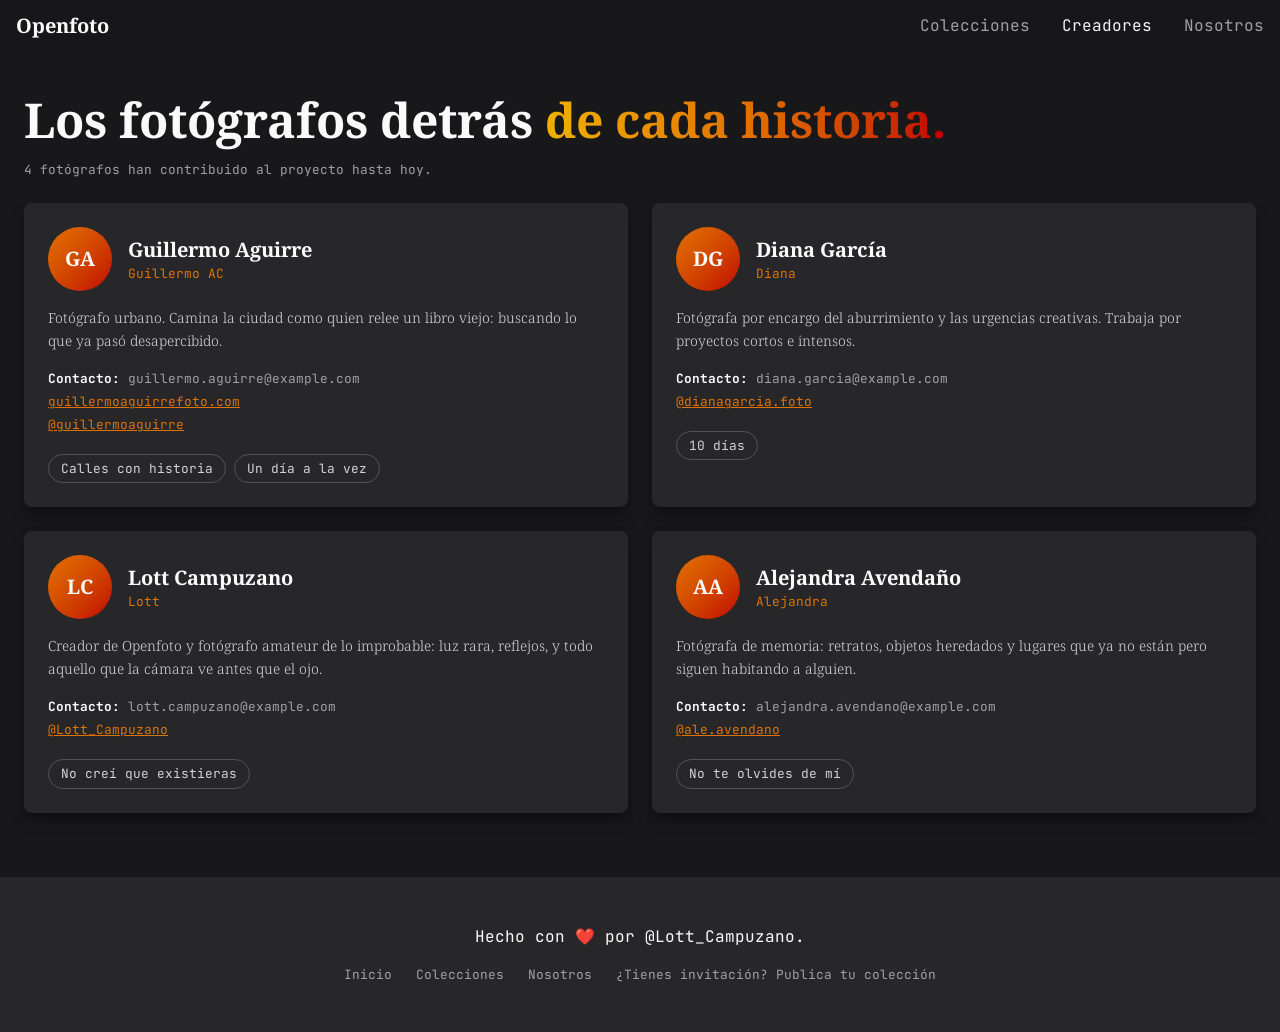
<file: creators.html>
<!DOCTYPE html>
<html lang="es">
<head>
    <meta charset="UTF-8">
    <meta content="width=device-width, initial-scale=1.0" name="viewport">
    <meta content="Los fotógrafos independientes que contribuyen a Openfoto: contacto, biografía y colecciones de cada autor." name="description">
    <link href="./src/stylesTW.css" rel="stylesheet">
    <link href="https://fonts.googleapis.com" rel="preconnect">
    <link crossorigin href="https://fonts.gstatic.com" rel="preconnect">
    <link href="https://fonts.googleapis.com/css2?family=JetBrains+Mono:ital,wght@0,100..800;1,100..800&family=Noto+Serif:ital,wght@0,100..900;1,100..900&display=swap"
          rel="stylesheet">
    <link href="./src/img/favicon.svg" rel="icon" type="image/svg+xml">
    <title>Creadores — Openfoto</title>
</head>
<body class="bg-zinc-900">
<header>
    <nav aria-label="Navegación principal" class="bg-zinc-900/60 backdrop-blur-sm py-2.5 z-50 fixed -top-1 right-0 left-0">
        <div class="flex items-center justify-between max-w-screen-xl px-4 mx-auto">
            <a class="flex items-center" href="./index.html">
                <span class="text-xl font-semibold whitespace-nowrap text-zinc-50 ns-bold">Openfoto</span>
            </a>

            <div class="hidden lg:flex lg:space-x-8">
                <a class="block py-2 text-zinc-400 hover:text-yellow-600 jm-regular" href="./collections.html">Colecciones</a>
                <a aria-current="page" class="block py-2 text-zinc-100 hover:text-yellow-600 jm-regular" href="./creators.html">Creadores</a>
                <a class="block py-2 text-zinc-400 hover:text-yellow-600 jm-regular" href="./us.html">Nosotros</a>
            </div>

            <button aria-controls="mobile-menu" aria-expanded="false"
                    aria-label="Abrir menú de navegación"
                    class="lg:hidden inline-flex items-center p-2 text-sm text-zinc-400 hover:text-amber-500 rounded-lg focus:ring-2 focus:ring-zinc-600"
                    id="menu-toggle">
                <svg class="w-6 h-6" fill="none" id="menu-icon" stroke="currentColor" stroke-width="1.5"
                     viewBox="0 0 24 24" xmlns="http://www.w3.org/2000/svg">
                    <path d="M3.75 6.75h16.5M3.75 12h16.5m-16.5 5.25h16.5" stroke-linecap="round"
                          stroke-linejoin="round"/>
                </svg>
                <svg class="hidden w-6 h-6" fill="none" id="close-icon" stroke="currentColor"
                     stroke-width="1.5" viewBox="0 0 24 24" xmlns="http://www.w3.org/2000/svg">
                    <path d="M6 18 18 6M6 6l12 12" stroke-linecap="round" stroke-linejoin="round"/>
                </svg>
            </button>
        </div>

        <div class="hidden flex flex-col items-start px-4 py-4" id="mobile-menu">
            <a class="block py-2 text-zinc-400 hover:text-yellow-600 jm-regular" href="./collections.html">Colecciones</a>
            <a class="block py-2 text-zinc-100 hover:text-yellow-600 jm-regular" href="./creators.html">Creadores</a>
            <a class="block py-2 text-zinc-400 hover:text-yellow-600 jm-regular" href="./us.html">Nosotros</a>
        </div>
    </nav>
</header>

<main class="pt-24 pb-16">
    <section class="px-6">
        <div class="container mx-auto">
            <h1 class="text-3xl ns-bold text-zinc-50 sm:text-4xl lg:text-5xl">
                Los fotógrafos detrás
                <span class="block w-full ns-bold text-transparent bg-clip-text bg-gradient-to-r from-yellow-500 via-amber-600 to-red-700 lg:inline">
                de cada historia.
            </span>
            </h1>
            <p class="jm-regular-mini text-zinc-400 max-w-screen-sm mt-4" id="resumen-creadores"></p>
            <br>

            <div class="grid grid-cols-1 gap-6 md:grid-cols-2" id="grid-creadores"></div>
        </div>
    </section>
</main>

<footer class="bg-zinc-800 py-6 sm:py-12 text-center text-zinc-50">
    <p class="jm-regular">Hecho con ❤️ por @Lott_Campuzano.</p>
    <nav aria-label="Enlaces del pie" class="mt-4 flex flex-wrap items-center justify-center gap-x-6 gap-y-2 jm-regular-mini">
        <a class="text-zinc-400 hover:text-yellow-600" href="./index.html">Inicio</a>
        <a class="text-zinc-400 hover:text-yellow-600" href="./collections.html">Colecciones</a>
        <a class="text-zinc-400 hover:text-yellow-600" href="./us.html">Nosotros</a>
        <a class="text-zinc-400 hover:text-yellow-600" href="./invitacion.html">¿Tienes invitación? Publica tu colección</a>
    </nav>
</footer>

<!-- Modal compartido de Openfoto -->
<div aria-modal="true" class="fixed inset-0 bg-zinc-900/60 backdrop-blur-sm hidden items-center justify-center z-50 overflow-y-auto py-10"
     id="openfoto-modal" role="dialog">
    <div class="bg-zinc-800 p-6 rounded-lg max-w-4xl w-full mx-auto text-left shadow-2xl shadow-zinc-300/50"
         id="openfoto-modal-contenido"></div>
</div>

<script src="./src/data.js"></script>
<script src="./src/store.js"></script>
<script src="./src/main.js"></script>
<script>
    document.addEventListener("DOMContentLoaded", () => {
        const fotografos = cargarFotografos();

        document.getElementById("resumen-creadores").textContent =
            fotografos.length === 1
                ? "1 fotógrafo ha contribuido al proyecto hasta hoy."
                : `${fotografos.length} fotógrafos han contribuido al proyecto hasta hoy.`;

        const grid = document.getElementById("grid-creadores");
        grid.innerHTML = fotografos.map(tarjetaCreador).join("");
        if (!fotografos.length) {
            grid.innerHTML = `<p class="jm-regular-mini text-zinc-400 col-span-full">Todavía no hay creadores publicados. Vuelve pronto.</p>`;
        }
    });
</script>
</body>
</html>
</file>
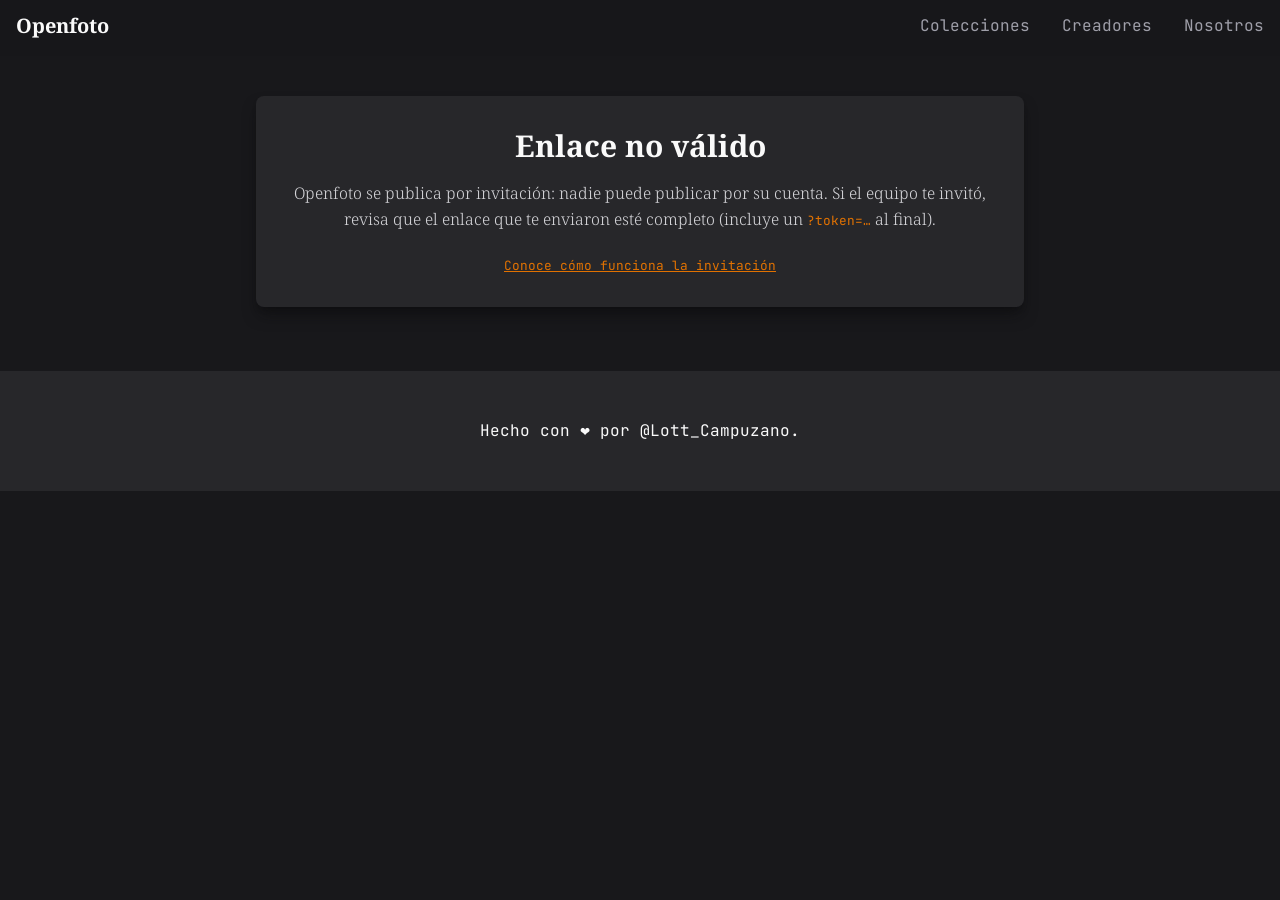
<file: invitacion.html>
<!DOCTYPE html>
<html lang="es">
<head>
    <meta charset="UTF-8">
    <meta content="width=device-width, initial-scale=1.0" name="viewport">
    <meta content="Formulario por invitación para que los fotógrafos independientes publiquen su colección en Openfoto." name="description">
    <link href="./src/stylesTW.css" rel="stylesheet">
    <link href="https://fonts.googleapis.com" rel="preconnect">
    <link crossorigin href="https://fonts.gstatic.com" rel="preconnect">
    <link href="https://fonts.googleapis.com/css2?family=JetBrains+Mono:ital,wght@0,100..800;1,100..800&family=Noto+Serif:ital,wght@0,100..900;1,100..900&display=swap"
          rel="stylesheet">
    <link href="./src/img/favicon.svg" rel="icon" type="image/svg+xml">
    <title>Invitación — Openfoto</title>
</head>
<body class="bg-zinc-900">
<header>
    <nav aria-label="Navegación principal" class="bg-zinc-900/60 backdrop-blur-sm py-2.5 z-50 fixed -top-1 right-0 left-0">
        <div class="flex items-center justify-between max-w-screen-xl px-4 mx-auto">
            <a class="flex items-center" href="./index.html">
                <span class="text-xl font-semibold whitespace-nowrap text-zinc-50 ns-bold">Openfoto</span>
            </a>

            <div class="hidden lg:flex lg:space-x-8">
                <a class="block py-2 text-zinc-400 hover:text-yellow-600 jm-regular" href="./collections.html">Colecciones</a>
                <a class="block py-2 text-zinc-400 hover:text-yellow-600 jm-regular" href="./creators.html">Creadores</a>
                <a class="block py-2 text-zinc-400 hover:text-yellow-600 jm-regular" href="./us.html">Nosotros</a>
            </div>

            <button aria-controls="mobile-menu" aria-expanded="false"
                    aria-label="Abrir menú de navegación"
                    class="lg:hidden inline-flex items-center p-2 text-sm text-zinc-400 hover:text-amber-500 rounded-lg focus:ring-2 focus:ring-zinc-600"
                    id="menu-toggle">
                <svg class="w-6 h-6" fill="none" id="menu-icon" stroke="currentColor" stroke-width="1.5"
                     viewBox="0 0 24 24" xmlns="http://www.w3.org/2000/svg">
                    <path d="M3.75 6.75h16.5M3.75 12h16.5m-16.5 5.25h16.5" stroke-linecap="round"
                          stroke-linejoin="round"/>
                </svg>
                <svg class="hidden w-6 h-6" fill="none" id="close-icon" stroke="currentColor"
                     stroke-width="1.5" viewBox="0 0 24 24" xmlns="http://www.w3.org/2000/svg">
                    <path d="M6 18 18 6M6 6l12 12" stroke-linecap="round" stroke-linejoin="round"/>
                </svg>
            </button>
        </div>

        <div class="hidden flex flex-col items-start px-4 py-4" id="mobile-menu">
            <a class="block py-2 text-zinc-400 hover:text-yellow-600 jm-regular" href="./collections.html">Colecciones</a>
            <a class="block py-2 text-zinc-400 hover:text-yellow-600 jm-regular" href="./creators.html">Creadores</a>
            <a class="block py-2 text-zinc-400 hover:text-yellow-600 jm-regular" href="./us.html">Nosotros</a>
        </div>
    </nav>
</header>

<main class="pt-24 pb-16 px-6">
    <div class="container mx-auto max-w-screen-md">

        <!-- Estado: enlace sin invitación válida -->
        <section class="rounded-lg bg-zinc-800 p-8 shadow-lg shadow-zinc-950/50 text-center" id="sin-invitacion" hidden>
            <h1 class="text-3xl ns-bold text-zinc-50">Enlace no válido</h1>
            <p class="ns-light text-zinc-300 mt-4 leading-relaxed">
                Openfoto se publica por invitación: nadie puede publicar por su cuenta.
                Si el equipo te invitó, revisa que el enlace que te enviaron esté completo
                (incluye un <span class="jm-regular-mini text-amber-600">?token=…</span> al final).
            </p>
            <p class="jm-regular-mini text-zinc-400 mt-6">
                <a class="text-amber-600 underline hover:text-amber-500" href="./us.html">Conoce cómo funciona la invitación</a>
            </p>
        </section>

        <!-- Estado: envío completado -->
        <section class="rounded-lg bg-zinc-800 p-8 shadow-lg shadow-zinc-950/50 text-center" id="envio-listo" hidden>
            <h1 class="text-3xl ns-bold text-zinc-50">¡Colección recibida!</h1>
            <p class="ns-light text-zinc-300 mt-4 leading-relaxed">
                Gracias por compartir tu trabajo. Tu envío quedó en revisión:
                cuando el equipo lo apruebe aparecerá en
                <a class="text-amber-600 underline hover:text-amber-500" href="./collections.html">Colecciones</a> y tu ficha en
                <a class="text-amber-600 underline hover:text-amber-500" href="./creators.html">Creadores</a>.
            </p>
            <p class="jm-regular-mini text-zinc-400 mt-6">Este enlace de invitación ya se usó y no admite otro envío.</p>
        </section>

        <!-- Estado: error al guardar (espacio lleno, etc.) -->
        <section class="rounded-lg bg-zinc-800 p-8 shadow-lg shadow-zinc-950/50 text-center" id="error-guardado" hidden>
            <h1 class="text-3xl ns-bold text-zinc-50">No pudimos guardar tu envío</h1>
            <p class="ns-light text-zinc-300 mt-4 leading-relaxed" id="error-guardado-detalle"></p>
        </section>

        <!-- Formulario de invitación -->
        <section id="formulario-invitacion" hidden>
            <h1 class="text-3xl ns-bold text-zinc-50 sm:text-4xl">
                Bienvenido a Openfoto,
                <span class="block w-full ns-bold text-transparent bg-clip-text bg-gradient-to-r from-yellow-500 via-amber-600 to-red-700 lg:inline">
                tu lugar te está esperando.
            </span>
            </h1>
            <p class="jm-regular-mini text-zinc-400 mt-4 max-w-screen-sm">
                Este enlace es personal: solo tú puedes usarlo para publicar una colección.
                Completa tu ficha y el contexto de tu serie; el equipo la revisará antes de publicar.
            </p>
            <br>

            <form class="rounded-lg bg-zinc-800 p-6 sm:p-8 shadow-lg shadow-zinc-950/50 space-y-10" id="form-inv" novalidate>
                <!-- Datos de contacto -->
                <fieldset class="space-y-5">
                    <legend class="text-xl ns-bold text-zinc-50 pb-1">1 · Tus datos de contacto</legend>

                    <div>
                        <label class="block jm-regular-mini text-zinc-400 mb-1" for="nombre">Nombre completo *</label>
                        <input class="w-full bg-zinc-900 border border-zinc-700 rounded-lg px-4 py-2.5 jm-regular text-zinc-50 focus:outline-none focus:ring-2 focus:ring-amber-600"
                               id="nombre" name="nombre" placeholder="¿Cómo te llamas?" required type="text">
                    </div>

                    <div>
                        <label class="block jm-regular-mini text-zinc-400 mb-1" for="alias">Alias o firma (opcional)</label>
                        <input class="w-full bg-zinc-900 border border-zinc-700 rounded-lg px-4 py-2.5 jm-regular text-zinc-50 focus:outline-none focus:ring-2 focus:ring-amber-600"
                               id="alias" name="alias" placeholder="Cómo firmas tu trabajo" type="text">
                    </div>

                    <div class="grid grid-cols-1 sm:grid-cols-2 gap-5">
                        <div>
                            <label class="block jm-regular-mini text-zinc-400 mb-1" for="email">Email *</label>
                            <input class="w-full bg-zinc-900 border border-zinc-700 rounded-lg px-4 py-2.5 jm-regular text-zinc-50 focus:outline-none focus:ring-2 focus:ring-amber-600"
                                   id="email" name="email" placeholder="tu@correo.com" required type="email">
                        </div>
                        <div>
                            <label class="block jm-regular-mini text-zinc-400 mb-1" for="instagram">Instagram (opcional)</label>
                            <input class="w-full bg-zinc-900 border border-zinc-700 rounded-lg px-4 py-2.5 jm-regular text-zinc-50 focus:outline-none focus:ring-2 focus:ring-amber-600"
                                   id="instagram" name="instagram" placeholder="sin el @" type="text">
                        </div>
                    </div>

                    <div>
                        <label class="block jm-regular-mini text-zinc-400 mb-1" for="web">Sitio web o portafolio (opcional)</label>
                        <input class="w-full bg-zinc-900 border border-zinc-700 rounded-lg px-4 py-2.5 jm-regular text-zinc-50 focus:outline-none focus:ring-2 focus:ring-amber-600"
                               id="web" name="web" placeholder="https://…" type="url">
                    </div>

                    <div>
                        <label class="block jm-regular-mini text-zinc-400 mb-1" for="bio">Sobre ti (opcional, 2–3 líneas)</label>
                        <textarea class="w-full bg-zinc-900 border border-zinc-700 rounded-lg px-4 py-2.5 jm-regular text-zinc-50 focus:outline-none focus:ring-2 focus:ring-amber-600"
                                  id="bio" name="bio" placeholder="Una bio corta para tu ficha en Creadores" rows="3"></textarea>
                    </div>
                </fieldset>

                <!-- Datos de la colección -->
                <fieldset class="space-y-5">
                    <legend class="text-xl ns-bold text-zinc-50 pb-1">2 · Tu colección</legend>

                    <div class="grid grid-cols-1 sm:grid-cols-3 gap-5">
                        <div class="sm:col-span-2">
                            <label class="block jm-regular-mini text-zinc-400 mb-1" for="titulo">Título de la colección *</label>
                            <input class="w-full bg-zinc-900 border border-zinc-700 rounded-lg px-4 py-2.5 jm-regular text-zinc-50 focus:outline-none focus:ring-2 focus:ring-amber-600"
                                   id="titulo" name="titulo" placeholder="El nombre de tu serie" required type="text">
                        </div>
                        <div>
                            <label class="block jm-regular-mini text-zinc-400 mb-1" for="anio">Año</label>
                            <input class="w-full bg-zinc-900 border border-zinc-700 rounded-lg px-4 py-2.5 jm-regular text-zinc-50 focus:outline-none focus:ring-2 focus:ring-amber-600"
                                   id="anio" inputmode="numeric" name="anio" placeholder="2026" type="text">
                        </div>
                    </div>

                    <div>
                        <label class="block jm-regular-mini text-zinc-400 mb-1" for="narrativa">Descripción / narrativa de las fotografías *</label>
                        <textarea class="w-full bg-zinc-900 border border-zinc-700 rounded-lg px-4 py-2.5 jm-regular text-zinc-50 focus:outline-none focus:ring-2 focus:ring-amber-600"
                                  id="narrativa" name="narrativa" placeholder="De qué trata tu colección y qué cuentan tus fotos" required rows="4"></textarea>
                    </div>

                    <div>
                        <label class="block jm-regular-mini text-zinc-400 mb-1" for="tecnica">Técnica *</label>
                        <textarea class="w-full bg-zinc-900 border border-zinc-700 rounded-lg px-4 py-2.5 jm-regular text-zinc-50 focus:outline-none focus:ring-2 focus:ring-amber-600"
                                  id="tecnica" name="tecnica" placeholder="Equipo, formato, luz, edición… cómo hiciste las fotos" required rows="3"></textarea>
                    </div>

                    <div>
                        <label class="block jm-regular-mini text-zinc-400 mb-1" for="inspiracion">Inspiración *</label>
                        <textarea class="w-full bg-zinc-900 border border-zinc-700 rounded-lg px-4 py-2.5 jm-regular text-zinc-50 focus:outline-none focus:ring-2 focus:ring-amber-600"
                                  id="inspiracion" name="inspiracion" placeholder="Qué te movió a hacer esta serie" required rows="3"></textarea>
                    </div>
                </fieldset>

                <!-- Fotografías -->
                <fieldset class="space-y-5">
                    <legend class="text-xl ns-bold text-zinc-50 pb-1">3 · Tus fotografías</legend>

                    <div>
                        <label class="block jm-regular-mini text-zinc-400 mb-1" for="fotos">Selecciona hasta 6 fotos (JPG o PNG)</label>
                        <input accept="image/jpeg,image/png,image/webp" class="w-full bg-zinc-900 border border-zinc-700 rounded-lg px-4 py-2.5 jm-regular-mini text-zinc-300 file:mr-4 file:py-2 file:px-4 file:rounded-lg file:border-0 file:bg-amber-600 file:text-zinc-950 hover:file:bg-amber-500 focus:outline-none focus:ring-2 focus:ring-amber-600"
                               id="fotos" multiple name="fotos" type="file">
                        <p class="jm-regular-mini text-zinc-400 mt-2">Se optimizan automáticamente en tu dispositivo antes de enviarse.</p>
                        <div class="grid grid-cols-3 sm:grid-cols-6 gap-2 mt-3" id="vista-previa"></div>
                        <p class="jm-regular-mini text-amber-600 mt-2" id="error-fotos" hidden></p>
                    </div>
                </fieldset>

                <p class="jm-regular-mini text-zinc-400">
                    * Campos obligatorios. Al enviar, tu colección queda en revisión del equipo curador.
                </p>

                <button class="w-full sm:w-auto inline-block rounded-lg bg-amber-600 px-8 py-3 text-center jm-bold text-zinc-950 hover:bg-amber-500 transition disabled:opacity-50"
                        id="boton-enviar" type="submit">
                    Enviar para revisión
                </button>
            </form>
        </section>
    </div>
</main>

<footer class="bg-zinc-800 py-6 sm:py-12 text-center text-zinc-50">
    <p class="jm-regular">Hecho con ❤️ por @Lott_Campuzano.</p>
</footer>

<script src="./src/data.js"></script>
<script src="./src/store.js"></script>
<script src="./src/main.js"></script>
<script>
    /* ------------------------------------------------------------------
       Invitación: el enlace debe traer ?token=... y el token debe ser
       válido y no haberse usado. Sin token válido no hay formulario.
       ------------------------------------------------------------------ */
    const parametros = new URLSearchParams(location.search);
    const token = parametros.get("token") || parametros.get("t") || "";
    const tokenValido = token && ALMACEN.tokensValidos().some(t => t.token === token) && !ALMACEN.tokenUsado(token);

    const secciones = {
        sin: document.getElementById("sin-invitacion"),
        listo: document.getElementById("envio-listo"),
        error: document.getElementById("error-guardado"),
        form: document.getElementById("formulario-invitacion")
    };

    function mostrar(nombre) {
        Object.entries(secciones).forEach(([clave, el]) => { el.hidden = clave !== nombre; });
    }

    mostrar(tokenValido ? "form" : "sin");

    if (tokenValido) {
        /* ---------- Vista previa de fotos con compresión local ---------- */
        let fotosSeleccionadas = []; // dataURL comprimidos
        const entradaFotos = document.getElementById("fotos");
        const vistaPrevia = document.getElementById("vista-previa");
        const errorFotos = document.getElementById("error-fotos");

        async function comprimir(archivo) {
            const imagen = await crearImagen(archivo);
            const limite = 1200;
            const escala = Math.min(1, limite / Math.max(imagen.width, imagen.height));
            const lienzo = document.createElement("canvas");
            lienzo.width = Math.round(imagen.width * escala);
            lienzo.height = Math.round(imagen.height * escala);
            lienzo.getContext("2d").drawImage(imagen, 0, 0, lienzo.width, lienzo.height);
            return lienzo.toDataURL("image/jpeg", 0.8);
        }

        function crearImagen(archivo) {
            return new Promise((res, rej) => {
                const img = new Image();
                const url = URL.createObjectURL(archivo);
                img.onload = () => { URL.revokeObjectURL(url); res(img); };
                img.onerror = rej;
                img.src = url;
            });
        }

        entradaFotos.addEventListener("change", async () => {
            errorFotos.hidden = true;
            const archivos = Array.from(entradaFotos.files || []);
            if (!archivos.length) return;
            if (archivos.length > 6) {
                errorFotos.textContent = "Máximo 6 fotos por colección.";
                errorFotos.hidden = false;
                entradaFotos.value = "";
                return;
            }
            fotosSeleccionadas = [];
            vistaPrevia.innerHTML = "";
            for (const archivo of archivos) {
                try {
                    const dataURL = await comprimir(archivo);
                    fotosSeleccionadas.push(dataURL);
                    vistaPrevia.insertAdjacentHTML("beforeend",
                        `<img alt="Foto seleccionada" class="h-24 w-full object-cover rounded-lg" src="${dataURL}">`);
                } catch {
                    errorFotos.textContent = "Una de las fotos no se pudo leer. Prueba con JPG o PNG.";
                    errorFotos.hidden = false;
                }
            }
        });

        /* ---------- Envío del formulario ---------- */
        document.getElementById("form-inv").addEventListener("submit", (evento) => {
            evento.preventDefault();
            const forma = evento.target;

            if (!forma.checkValidity()) {
                forma.reportValidity();
                return;
            }
            if (!fotosSeleccionadas.length) {
                errorFotos.textContent = "Añade al menos una fotografía de tu colección.";
                errorFotos.hidden = false;
                return;
            }

            const nombre = forma.nombre.value.trim();
            const titulo = forma.titulo.value.trim();

            const envio = {
                id: `envio-${Date.now()}`,
                fecha: new Date().toISOString(),
                token,
                nombre,
                alias: forma.alias.value.trim(),
                email: forma.email.value.trim(),
                instagram: forma.instagram.value.trim().replace(/^@/, ""),
                web: forma.web.value.trim(),
                bio: forma.bio.value.trim(),
                titulo,
                anio: forma.anio.value.trim(),
                narrativa: forma.narrativa.value.trim(),
                tecnica: forma.tecnica.value.trim(),
                inspiracion: forma.inspiracion.value.trim(),
                fotos: fotosSeleccionadas,
                coleccionId: `${slug(titulo) || "coleccion"}-${slug(nombre) || "autor"}`,
                autorId: slug(nombre) || `autor-${Date.now()}`
            };

            try {
                ALMACEN.guardarEnvio(envio);
                ALMACEN.marcarTokenUsado(token);
                mostrar("listo");
                window.scrollTo({ top: 0 });
            } catch (error) {
                document.getElementById("error-guardado-detalle").textContent =
                    "El almacenamiento local se llenó. Intenta con menos fotos o de menor resolución y vuelve a enviar.";
                mostrar("error");
            }
        });
    }
</script>
</body>
</html>
</file>
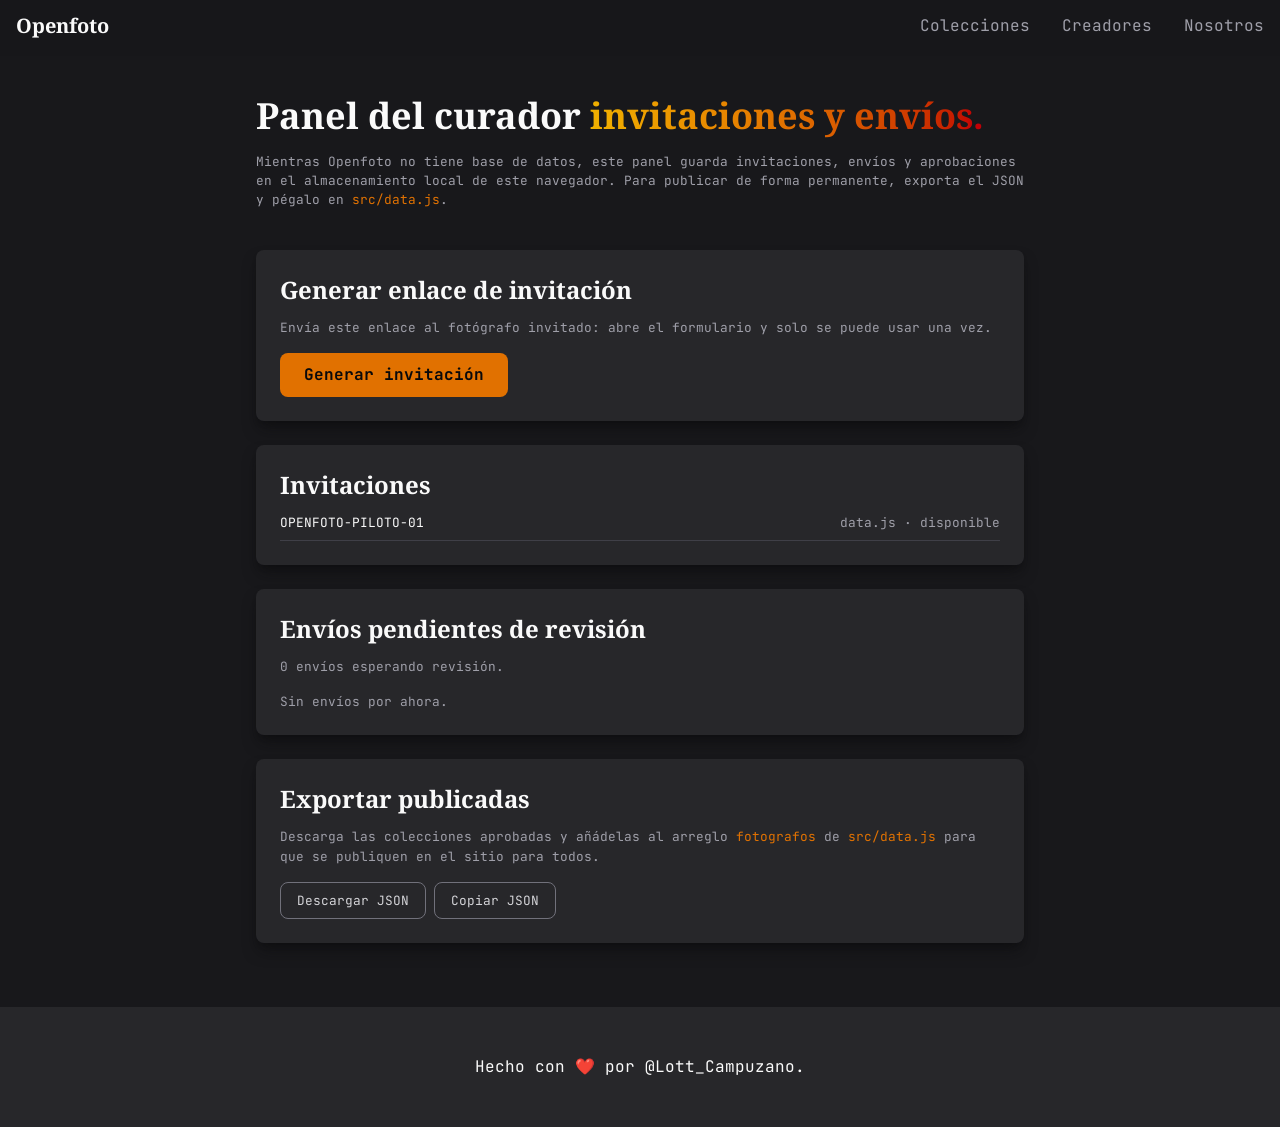
<file: panel.html>
<!DOCTYPE html>
<html lang="es">
<head>
    <meta charset="UTF-8">
    <meta content="width=device-width, initial-scale=1.0" name="viewport">
    <meta content="Panel interno del curador de Openfoto: invitaciones, envíos y publicación de colecciones." name="description">
    <meta name="robots" content="noindex">
    <link href="./src/stylesTW.css" rel="stylesheet">
    <link href="https://fonts.googleapis.com" rel="preconnect">
    <link crossorigin href="https://fonts.gstatic.com" rel="preconnect">
    <link href="https://fonts.googleapis.com/css2?family=JetBrains+Mono:ital,wght@0,100..800;1,100..800&family=Noto+Serif:ital,wght@0,100..900;1,100..900&display=swap"
          rel="stylesheet">
    <link href="./src/img/favicon.svg" rel="icon" type="image/svg+xml">
    <title>Panel del curador — Openfoto</title>
</head>
<body class="bg-zinc-900">
<header>
    <nav aria-label="Navegación principal" class="bg-zinc-900/60 backdrop-blur-sm py-2.5 z-50 fixed -top-1 right-0 left-0">
        <div class="flex items-center justify-between max-w-screen-xl px-4 mx-auto">
            <a class="flex items-center" href="./index.html">
                <span class="text-xl font-semibold whitespace-nowrap text-zinc-50 ns-bold">Openfoto</span>
            </a>

            <div class="hidden lg:flex lg:space-x-8">
                <a class="block py-2 text-zinc-400 hover:text-yellow-600 jm-regular" href="./collections.html">Colecciones</a>
                <a class="block py-2 text-zinc-400 hover:text-yellow-600 jm-regular" href="./creators.html">Creadores</a>
                <a class="block py-2 text-zinc-400 hover:text-yellow-600 jm-regular" href="./us.html">Nosotros</a>
            </div>

            <button aria-controls="mobile-menu" aria-expanded="false"
                    aria-label="Abrir menú de navegación"
                    class="lg:hidden inline-flex items-center p-2 text-sm text-zinc-400 hover:text-amber-500 rounded-lg focus:ring-2 focus:ring-zinc-600"
                    id="menu-toggle">
                <svg class="w-6 h-6" fill="none" id="menu-icon" stroke="currentColor" stroke-width="1.5"
                     viewBox="0 0 24 24" xmlns="http://www.w3.org/2000/svg">
                    <path d="M3.75 6.75h16.5M3.75 12h16.5m-16.5 5.25h16.5" stroke-linecap="round"
                          stroke-linejoin="round"/>
                </svg>
                <svg class="hidden w-6 h-6" fill="none" id="close-icon" stroke="currentColor"
                     stroke-width="1.5" viewBox="0 0 24 24" xmlns="http://www.w3.org/2000/svg">
                    <path d="M6 18 18 6M6 6l12 12" stroke-linecap="round" stroke-linejoin="round"/>
                </svg>
            </button>
        </div>

        <div class="hidden flex flex-col items-start px-4 py-4" id="mobile-menu">
            <a class="block py-2 text-zinc-400 hover:text-yellow-600 jm-regular" href="./collections.html">Colecciones</a>
            <a class="block py-2 text-zinc-400 hover:text-yellow-600 jm-regular" href="./creators.html">Creadores</a>
            <a class="block py-2 text-zinc-400 hover:text-yellow-600 jm-regular" href="./us.html">Nosotros</a>
        </div>
    </nav>
</header>

<main class="pt-24 pb-16 px-6">
    <div class="container mx-auto max-w-screen-md">

        <h1 class="text-3xl ns-bold text-zinc-50 sm:text-4xl">
            Panel del curador
            <span class="block w-full ns-bold text-transparent bg-clip-text bg-gradient-to-r from-yellow-500 via-amber-600 to-red-700 lg:inline">
            invitaciones y envíos.
        </span>
        </h1>
        <p class="jm-regular-mini text-zinc-400 mt-4">
            Mientras Openfoto no tiene base de datos, este panel guarda invitaciones, envíos y
            aprobaciones en el almacenamiento local de este navegador.
            Para publicar de forma permanente, exporta el JSON y pégalo en <span class="text-amber-600">src/data.js</span>.
        </p>

        <!-- Generar invitación -->
        <section class="rounded-lg bg-zinc-800 p-6 shadow-lg shadow-zinc-950/50 mt-10">
            <h2 class="text-2xl ns-bold text-zinc-50 mb-3">Generar enlace de invitación</h2>
            <p class="jm-regular-mini text-zinc-400 mb-4">
                Envía este enlace al fotógrafo invitado: abre el formulario y solo se puede usar una vez.
            </p>
            <button class="rounded-lg bg-amber-600 px-6 py-2.5 jm-bold text-zinc-950 hover:bg-amber-500 transition"
                    id="boton-generar" type="button">Generar invitación</button>
            <div class="mt-4" id="zona-enlace" hidden>
                <label class="block jm-regular-mini text-zinc-400 mb-1" for="enlace">Enlace para el fotógrafo</label>
                <div class="flex flex-col sm:flex-row gap-2">
                    <input class="w-full bg-zinc-900 border border-zinc-700 rounded-lg px-4 py-2.5 jm-regular-mini text-zinc-50 focus:outline-none focus:ring-2 focus:ring-amber-600"
                           id="enlace" readonly type="text">
                    <button class="rounded-lg border border-zinc-500 px-4 py-2.5 jm-regular-mini text-zinc-300 hover:text-zinc-100 hover:ring-1 hover:ring-zinc-300 transition"
                            id="boton-copiar" type="button">Copiar</button>
                </div>
            </div>
        </section>

        <!-- Invitaciones -->
        <section class="rounded-lg bg-zinc-800 p-6 shadow-lg shadow-zinc-950/50 mt-6">
            <h2 class="text-2xl ns-bold text-zinc-50 mb-3">Invitaciones</h2>
            <ul class="space-y-2 jm-regular-mini text-zinc-300" id="lista-invitaciones"></ul>
        </section>

        <!-- Envíos pendientes -->
        <section class="rounded-lg bg-zinc-800 p-6 shadow-lg shadow-zinc-950/50 mt-6">
            <h2 class="text-2xl ns-bold text-zinc-50 mb-3">Envíos pendientes de revisión</h2>
            <p class="jm-regular-mini text-zinc-400 mb-4" id="contador-pendientes"></p>
            <div class="space-y-4" id="lista-pendientes"></div>
        </section>

        <!-- Exportar -->
        <section class="rounded-lg bg-zinc-800 p-6 shadow-lg shadow-zinc-950/50 mt-6">
            <h2 class="text-2xl ns-bold text-zinc-50 mb-3">Exportar publicadas</h2>
            <p class="jm-regular-mini text-zinc-400 mb-4">
                Descarga las colecciones aprobadas y añádelas al arreglo <span class="text-amber-600">fotografos</span> de
                <span class="text-amber-600">src/data.js</span> para que se publiquen en el sitio para todos.
            </p>
            <div class="flex flex-wrap gap-2">
                <button class="rounded-lg border border-zinc-500 px-4 py-2 jm-regular-mini text-zinc-300 hover:text-zinc-100 hover:ring-1 hover:ring-zinc-300 transition"
                        id="boton-exportar" type="button">Descargar JSON</button>
                <button class="rounded-lg border border-zinc-500 px-4 py-2 jm-regular-mini text-zinc-300 hover:text-zinc-100 hover:ring-1 hover:ring-zinc-300 transition"
                        id="boton-copiar-json" type="button">Copiar JSON</button>
            </div>
            <textarea class="w-full bg-zinc-900 border border-zinc-700 rounded-lg px-4 py-2.5 jm-regular-mini text-zinc-300 mt-4 h-48 focus:outline-none"
                      id="salida-json" readonly hidden></textarea>
        </section>
    </div>
</main>

<footer class="bg-zinc-800 py-6 sm:py-12 text-center text-zinc-50">
    <p class="jm-regular">Hecho con ❤️ por @Lott_Campuzano.</p>
</footer>

<script src="./src/data.js"></script>
<script src="./src/store.js"></script>
<script src="./src/main.js"></script>
<script>
    /* ---------- Generar invitación ---------- */
    document.getElementById("boton-generar").addEventListener("click", () => {
        const token = ALMACEN.generarToken();
        // Base relativa al panel: funciona igual servido por HTTP que abierto
        // como archivo local (file://), sin depender de location.origin.
        const base = location.href.replace(/panel\.html.*$/, "");
        const enlace = `${base}invitacion.html?token=${encodeURIComponent(token)}`;
        document.getElementById("enlace").value = enlace;
        document.getElementById("zona-enlace").hidden = false;
        renderInvitaciones();
    });

    document.getElementById("boton-copiar").addEventListener("click", async (e) => {
        await copiar(document.getElementById("enlace").value, e.target, "¡Copiado!");
    });

    /* ---------- Lista de invitaciones ---------- */
    function renderInvitaciones() {
        const validas = ALMACEN.tokensValidos();
        const usados = ALMACEN.tokenUsado;
        const filas = validas.map(t =>
            `<li class="flex flex-wrap items-center justify-between gap-2 border-b border-zinc-700 pb-2">
                <span class="text-zinc-50">${esc(t.token)}</span>
                <span class="text-zinc-400">${esc(t.origen)} · ${usados(t.token) ? "usada" : "disponible"}</span>
            </li>`).join("");
        document.getElementById("lista-invitaciones").innerHTML =
            filas || `<li class="text-zinc-400">Todavía no hay invitaciones. Genera la primera arriba.</li>`;
    }

    /* ---------- Envíos pendientes ---------- */
    function renderPendientes() {
        const pendientes = ALMACEN.pendientes();
        const zona = document.getElementById("lista-pendientes");
        document.getElementById("contador-pendientes").textContent =
            `${pendientes.length} envío${pendientes.length === 1 ? "" : "s"} esperando revisión.`;

        zona.innerHTML = pendientes.map(envio => `
            <article class="rounded-lg bg-zinc-900 border border-zinc-700 p-4">
                <div class="flex flex-wrap items-baseline justify-between gap-2">
                    <h3 class="ns-bold text-zinc-50 text-lg">${esc(envio.titulo)}</h3>
                    <span class="jm-regular-mini text-amber-600">${esc(envio.nombre)}${envio.anio ? ` · ${esc(envio.anio)}` : ""}</span>
                </div>
                <p class="jm-regular-mini text-zinc-400 mt-1">${esc(envio.email)}${envio.instagram ? ` · @${esc(envio.instagram)}` : ""}${envio.web ? ` · ${esc(envio.web)}` : ""}</p>
                <p class="ns-light text-zinc-300 text-sm mt-2">${esc(envio.narrativa)}</p>
                <p class="jm-regular-mini text-zinc-400 mt-2"><strong class="text-zinc-50">Técnica:</strong> ${esc(envio.tecnica)}</p>
                <p class="jm-regular-mini text-zinc-400 mt-1"><strong class="text-zinc-50">Inspiración:</strong> ${esc(envio.inspiracion)}</p>
                ${envio.bio ? `<p class="jm-regular-mini text-zinc-400 mt-1"><strong class="text-zinc-50">Bio:</strong> ${esc(envio.bio)}</p>` : ""}
                <div class="grid grid-cols-3 sm:grid-cols-6 gap-2 mt-3">
                    ${(envio.fotos || []).map(src => `<img alt="Foto del envío" class="h-20 w-full object-cover rounded-lg" loading="lazy" src="${esc(src)}">`).join("")}
                </div>
                <div class="flex gap-2 mt-4">
                    <button class="rounded-lg bg-amber-600 px-4 py-2 jm-bold text-zinc-950 hover:bg-amber-500 transition"
                            onclick="aprobar('${esc(envio.id)}')">Aprobar y publicar</button>
                    <button class="rounded-lg border border-zinc-500 px-4 py-2 jm-regular-mini text-zinc-400 hover:text-zinc-100 hover:ring-1 hover:ring-zinc-300 transition"
                            onclick="rechazar('${esc(envio.id)}')">Rechazar</button>
                </div>
            </article>`).join("") || `<p class="jm-regular-mini text-zinc-400">Sin envíos por ahora.</p>`;
    }

    function aprobar(id) {
        ALMACEN.aprobarEnvio(id);
        renderPendientes();
        renderInvitaciones();
    }

    function rechazar(id) {
        ALMACEN.rechazarEnvio(id);
        renderPendientes();
    }

    /* ---------- Exportación a data.js ---------- */
    function jsonPublicadas() {
        return JSON.stringify(ALMACEN.publicados(), null, 2);
    }

    document.getElementById("boton-exportar").addEventListener("click", () => {
        const blob = new Blob([jsonPublicadas()], { type: "application/json" });
        const a = document.createElement("a");
        a.href = URL.createObjectURL(blob);
        a.download = "openfoto-publicaciones.json";
        a.click();
        URL.revokeObjectURL(a.href);
    });

    document.getElementById("boton-copiar-json").addEventListener("click", async (e) => {
        const salida = document.getElementById("salida-json");
        salida.hidden = false;
        salida.value = jsonPublicadas();
        await copiar(salida.value, e.target, "¡Copiado!");
    });

    async function copiar(texto, boton, aviso) {
        try {
            await navigator.clipboard.writeText(texto);
        } catch {
            /* sin permiso de portapapeles: el usuario puede copiar a mano */
        }
        const original = boton.textContent;
        boton.textContent = aviso;
        setTimeout(() => { boton.textContent = original; }, 1500);
    }

    document.addEventListener("DOMContentLoaded", () => {
        renderInvitaciones();
        renderPendientes();
    });
</script>
</body>
</html>
</file>
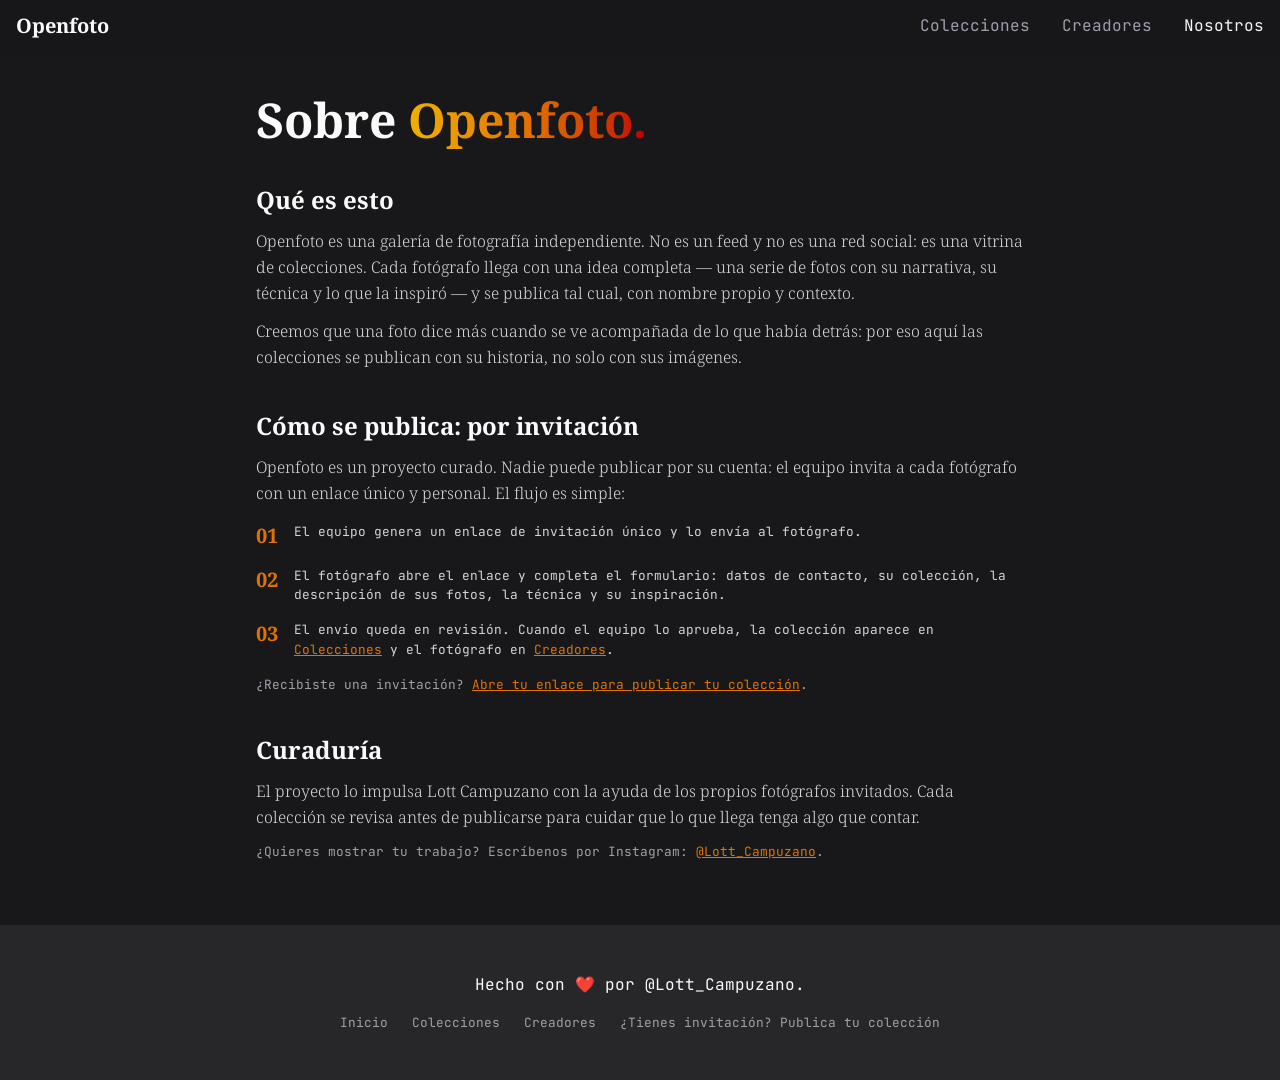
<file: us.html>
<!DOCTYPE html>
<html lang="es">
<head>
    <meta charset="UTF-8">
    <meta content="width=device-width, initial-scale=1.0" name="viewport">
    <meta content="Qué es Openfoto, cómo funciona el proyecto y cómo publican los fotógrafos independientes mediante invitación." name="description">
    <link href="./src/stylesTW.css" rel="stylesheet">
    <link href="https://fonts.googleapis.com" rel="preconnect">
    <link crossorigin href="https://fonts.gstatic.com" rel="preconnect">
    <link href="https://fonts.googleapis.com/css2?family=JetBrains+Mono:ital,wght@0,100..800;1,100..800&family=Noto+Serif:ital,wght@0,100..900;1,100..900&display=swap"
          rel="stylesheet">
    <link href="./src/img/favicon.svg" rel="icon" type="image/svg+xml">
    <title>Nosotros — Openfoto</title>
</head>
<body class="bg-zinc-900">
<header>
    <nav aria-label="Navegación principal" class="bg-zinc-900/60 backdrop-blur-sm py-2.5 z-50 fixed -top-1 right-0 left-0">
        <div class="flex items-center justify-between max-w-screen-xl px-4 mx-auto">
            <a class="flex items-center" href="./index.html">
                <span class="text-xl font-semibold whitespace-nowrap text-zinc-50 ns-bold">Openfoto</span>
            </a>

            <div class="hidden lg:flex lg:space-x-8">
                <a class="block py-2 text-zinc-400 hover:text-yellow-600 jm-regular" href="./collections.html">Colecciones</a>
                <a class="block py-2 text-zinc-400 hover:text-yellow-600 jm-regular" href="./creators.html">Creadores</a>
                <a aria-current="page" class="block py-2 text-zinc-100 hover:text-yellow-600 jm-regular" href="./us.html">Nosotros</a>
            </div>

            <button aria-controls="mobile-menu" aria-expanded="false"
                    aria-label="Abrir menú de navegación"
                    class="lg:hidden inline-flex items-center p-2 text-sm text-zinc-400 hover:text-amber-500 rounded-lg focus:ring-2 focus:ring-zinc-600"
                    id="menu-toggle">
                <svg class="w-6 h-6" fill="none" id="menu-icon" stroke="currentColor" stroke-width="1.5"
                     viewBox="0 0 24 24" xmlns="http://www.w3.org/2000/svg">
                    <path d="M3.75 6.75h16.5M3.75 12h16.5m-16.5 5.25h16.5" stroke-linecap="round"
                          stroke-linejoin="round"/>
                </svg>
                <svg class="hidden w-6 h-6" fill="none" id="close-icon" stroke="currentColor"
                     stroke-width="1.5" viewBox="0 0 24 24" xmlns="http://www.w3.org/2000/svg">
                    <path d="M6 18 18 6M6 6l12 12" stroke-linecap="round" stroke-linejoin="round"/>
                </svg>
            </button>
        </div>

        <div class="hidden flex flex-col items-start px-4 py-4" id="mobile-menu">
            <a class="block py-2 text-zinc-400 hover:text-yellow-600 jm-regular" href="./collections.html">Colecciones</a>
            <a class="block py-2 text-zinc-400 hover:text-yellow-600 jm-regular" href="./creators.html">Creadores</a>
            <a class="block py-2 text-zinc-100 hover:text-yellow-600 jm-regular" href="./us.html">Nosotros</a>
        </div>
    </nav>
</header>

<main class="pt-24 pb-16">
    <section class="px-6">
        <div class="container mx-auto max-w-screen-md">
            <h1 class="text-3xl ns-bold text-zinc-50 sm:text-4xl lg:text-5xl">
                Sobre
                <span class="block w-full ns-bold text-transparent bg-clip-text bg-gradient-to-r from-yellow-500 via-amber-600 to-red-700 lg:inline">
                Openfoto.
            </span>
            </h1>

            <div class="mt-10 space-y-10">
                <article>
                    <h2 class="text-2xl ns-bold text-zinc-50 mb-3">Qué es esto</h2>
                    <p class="ns-light text-zinc-300 leading-relaxed">
                        Openfoto es una galería de fotografía independiente. No es un feed y no es una red
                        social: es una vitrina de colecciones. Cada fotógrafo llega con una idea completa —
                        una serie de fotos con su narrativa, su técnica y lo que la inspiró — y se publica
                        tal cual, con nombre propio y contexto.
                    </p>
                    <p class="ns-light text-zinc-300 leading-relaxed mt-3">
                        Creemos que una foto dice más cuando se ve acompañada de lo que había detrás:
                        por eso aquí las colecciones se publican con su historia, no solo con sus imágenes.
                    </p>
                </article>

                <article>
                    <h2 class="text-2xl ns-bold text-zinc-50 mb-3">Cómo se publica: por invitación</h2>
                    <p class="ns-light text-zinc-300 leading-relaxed">
                        Openfoto es un proyecto curado. Nadie puede publicar por su cuenta: el equipo
                        invita a cada fotógrafo con un enlace único y personal. El flujo es simple:
                    </p>
                    <ol class="mt-4 space-y-4">
                        <li class="flex gap-4">
                            <span class="ns-bold text-amber-600 text-xl shrink-0">01</span>
                            <p class="jm-regular-mini text-zinc-300">El equipo genera un enlace de invitación único y lo envía al fotógrafo.</p>
                        </li>
                        <li class="flex gap-4">
                            <span class="ns-bold text-amber-600 text-xl shrink-0">02</span>
                            <p class="jm-regular-mini text-zinc-300">El fotógrafo abre el enlace y completa el formulario: datos de contacto, su colección, la descripción de sus fotos, la técnica y su inspiración.</p>
                        </li>
                        <li class="flex gap-4">
                            <span class="ns-bold text-amber-600 text-xl shrink-0">03</span>
                            <p class="jm-regular-mini text-zinc-300">El envío queda en revisión. Cuando el equipo lo aprueba, la colección aparece en <a class="text-amber-600 underline hover:text-amber-500" href="./collections.html">Colecciones</a> y el fotógrafo en <a class="text-amber-600 underline hover:text-amber-500" href="./creators.html">Creadores</a>.</p>
                        </li>
                    </ol>
                    <p class="jm-regular-mini text-zinc-400 mt-4">
                        ¿Recibiste una invitación?
                        <a class="text-amber-600 underline hover:text-amber-500" href="./invitacion.html">Abre tu enlace para publicar tu colección</a>.
                    </p>
                </article>

                <article>
                    <h2 class="text-2xl ns-bold text-zinc-50 mb-3">Curaduría</h2>
                    <p class="ns-light text-zinc-300 leading-relaxed">
                        El proyecto lo impulsa Lott Campuzano con la ayuda de los propios fotógrafos
                        invitados. Cada colección se revisa antes de publicarse para cuidar que lo que
                        llega tenga algo que contar.
                    </p>
                    <p class="jm-regular-mini text-zinc-400 mt-3">
                        ¿Quieres mostrar tu trabajo? Escríbenos por Instagram:
                        <a class="text-amber-600 underline hover:text-amber-500" href="https://instagram.com/Lott_Campuzano" rel="noopener" target="_blank">@Lott_Campuzano</a>.
                    </p>
                </article>
            </div>
        </div>
    </section>
</main>

<footer class="bg-zinc-800 py-6 sm:py-12 text-center text-zinc-50">
    <p class="jm-regular">Hecho con ❤️ por @Lott_Campuzano.</p>
    <nav aria-label="Enlaces del pie" class="mt-4 flex flex-wrap items-center justify-center gap-x-6 gap-y-2 jm-regular-mini">
        <a class="text-zinc-400 hover:text-yellow-600" href="./index.html">Inicio</a>
        <a class="text-zinc-400 hover:text-yellow-600" href="./collections.html">Colecciones</a>
        <a class="text-zinc-400 hover:text-yellow-600" href="./creators.html">Creadores</a>
        <a class="text-zinc-400 hover:text-yellow-600" href="./invitacion.html">¿Tienes invitación? Publica tu colección</a>
    </nav>
</footer>

<script src="./src/main.js"></script>
</body>
</html>
</file>
<file: src/stylesTW.css>
/*! tailwindcss v4.1.3 | MIT License | https://tailwindcss.com */
@layer properties;
@layer theme, base, components, utilities;
@layer theme {
  :root, :host {
    --font-sans: ui-sans-serif, system-ui, sans-serif, "Apple Color Emoji",
      "Segoe UI Emoji", "Segoe UI Symbol", "Noto Color Emoji";
    --font-mono: ui-monospace, SFMono-Regular, Menlo, Monaco, Consolas, "Liberation Mono",
      "Courier New", monospace;
    --color-red-700: oklch(50.5% 0.213 27.518);
    --color-amber-500: oklch(76.9% 0.188 70.08);
    --color-amber-600: oklch(66.6% 0.179 58.318);
    --color-amber-900: oklch(41.4% 0.112 45.904);
    --color-yellow-500: oklch(79.5% 0.184 86.047);
    --color-yellow-600: oklch(68.1% 0.162 75.834);
    --color-gray-100: oklch(96.7% 0.003 264.542);
    --color-zinc-50: oklch(98.5% 0 0);
    --color-zinc-100: oklch(96.7% 0.001 286.375);
    --color-zinc-300: oklch(87.1% 0.006 286.286);
    --color-zinc-400: oklch(70.5% 0.015 286.067);
    --color-zinc-500: oklch(55.2% 0.016 285.938);
    --color-zinc-600: oklch(44.2% 0.017 285.786);
    --color-zinc-700: oklch(37% 0.013 285.805);
    --color-zinc-800: oklch(27.4% 0.006 286.033);
    --color-zinc-900: oklch(21% 0.006 285.885);
    --color-zinc-950: oklch(14.1% 0.005 285.823);
    --color-white: #fff;
    --spacing: 0.25rem;
    --breakpoint-sm: 40rem;
    --breakpoint-md: 48rem;
    --breakpoint-xl: 80rem;
    --breakpoint-2xl: 96rem;
    --container-4xl: 56rem;
    --text-sm: 0.875rem;
    --text-sm--line-height: calc(1.25 / 0.875);
    --text-base: 1rem;
    --text-base--line-height: calc(1.5 / 1);
    --text-lg: 1.125rem;
    --text-lg--line-height: calc(1.75 / 1.125);
    --text-xl: 1.25rem;
    --text-xl--line-height: calc(1.75 / 1.25);
    --text-2xl: 1.5rem;
    --text-2xl--line-height: calc(2 / 1.5);
    --text-3xl: 1.875rem;
    --text-3xl--line-height: calc(2.25 / 1.875);
    --text-4xl: 2.25rem;
    --text-4xl--line-height: calc(2.5 / 2.25);
    --text-5xl: 3rem;
    --text-5xl--line-height: 1;
    --font-weight-semibold: 600;
    --font-weight-bold: 700;
    --leading-relaxed: 1.625;
    --radius-lg: 0.5rem;
    --ease-in-out: cubic-bezier(0.4, 0, 0.2, 1);
    --blur-sm: 8px;
    --default-transition-duration: 150ms;
    --default-transition-timing-function: cubic-bezier(0.4, 0, 0.2, 1);
    --default-font-family: var(--font-sans);
    --default-mono-font-family: var(--font-mono);
  }
}
@layer base {
  *, ::after, ::before, ::backdrop, ::file-selector-button {
    box-sizing: border-box;
    margin: 0;
    padding: 0;
    border: 0 solid;
  }
  html, :host {
    line-height: 1.5;
    -webkit-text-size-adjust: 100%;
    tab-size: 4;
    font-family: var(--default-font-family, ui-sans-serif, system-ui, sans-serif, "Apple Color Emoji", "Segoe UI Emoji", "Segoe UI Symbol", "Noto Color Emoji");
    font-feature-settings: var(--default-font-feature-settings, normal);
    font-variation-settings: var(--default-font-variation-settings, normal);
    -webkit-tap-highlight-color: transparent;
  }
  hr {
    height: 0;
    color: inherit;
    border-top-width: 1px;
  }
  abbr:where([title]) {
    -webkit-text-decoration: underline dotted;
    text-decoration: underline dotted;
  }
  h1, h2, h3, h4, h5, h6 {
    font-size: inherit;
    font-weight: inherit;
  }
  a {
    color: inherit;
    -webkit-text-decoration: inherit;
    text-decoration: inherit;
  }
  b, strong {
    font-weight: bolder;
  }
  code, kbd, samp, pre {
    font-family: var(--default-mono-font-family, ui-monospace, SFMono-Regular, Menlo, Monaco, Consolas, "Liberation Mono", "Courier New", monospace);
    font-feature-settings: var(--default-mono-font-feature-settings, normal);
    font-variation-settings: var(--default-mono-font-variation-settings, normal);
    font-size: 1em;
  }
  small {
    font-size: 80%;
  }
  sub, sup {
    font-size: 75%;
    line-height: 0;
    position: relative;
    vertical-align: baseline;
  }
  sub {
    bottom: -0.25em;
  }
  sup {
    top: -0.5em;
  }
  table {
    text-indent: 0;
    border-color: inherit;
    border-collapse: collapse;
  }
  :-moz-focusring {
    outline: auto;
  }
  progress {
    vertical-align: baseline;
  }
  summary {
    display: list-item;
  }
  ol, ul, menu {
    list-style: none;
  }
  img, svg, video, canvas, audio, iframe, embed, object {
    display: block;
    vertical-align: middle;
  }
  img, video {
    max-width: 100%;
    height: auto;
  }
  button, input, select, optgroup, textarea, ::file-selector-button {
    font: inherit;
    font-feature-settings: inherit;
    font-variation-settings: inherit;
    letter-spacing: inherit;
    color: inherit;
    border-radius: 0;
    background-color: transparent;
    opacity: 1;
  }
  :where(select:is([multiple], [size])) optgroup {
    font-weight: bolder;
  }
  :where(select:is([multiple], [size])) optgroup option {
    padding-inline-start: 20px;
  }
  ::file-selector-button {
    margin-inline-end: 4px;
  }
  ::placeholder {
    opacity: 1;
  }
  @supports (not (-webkit-appearance: -apple-pay-button))  or (contain-intrinsic-size: 1px) {
    ::placeholder {
      color: currentcolor;
      @supports (color: color-mix(in lab, red, red)) {
        color: color-mix(in oklab, currentcolor 50%, transparent);
      }
    }
  }
  textarea {
    resize: vertical;
  }
  ::-webkit-search-decoration {
    -webkit-appearance: none;
  }
  ::-webkit-date-and-time-value {
    min-height: 1lh;
    text-align: inherit;
  }
  ::-webkit-datetime-edit {
    display: inline-flex;
  }
  ::-webkit-datetime-edit-fields-wrapper {
    padding: 0;
  }
  ::-webkit-datetime-edit, ::-webkit-datetime-edit-year-field, ::-webkit-datetime-edit-month-field, ::-webkit-datetime-edit-day-field, ::-webkit-datetime-edit-hour-field, ::-webkit-datetime-edit-minute-field, ::-webkit-datetime-edit-second-field, ::-webkit-datetime-edit-millisecond-field, ::-webkit-datetime-edit-meridiem-field {
    padding-block: 0;
  }
  :-moz-ui-invalid {
    box-shadow: none;
  }
  button, input:where([type="button"], [type="reset"], [type="submit"]), ::file-selector-button {
    appearance: button;
  }
  ::-webkit-inner-spin-button, ::-webkit-outer-spin-button {
    height: auto;
  }
  [hidden]:where(:not([hidden="until-found"])) {
    display: none !important;
  }
}
@layer utilities {
  .absolute {
    position: absolute;
  }
  .fixed {
    position: fixed;
  }
  .relative {
    position: relative;
  }
  .inset-0 {
    inset: calc(var(--spacing) * 0);
  }
  .-top-1 {
    top: calc(var(--spacing) * -1);
  }
  .right-0 {
    right: calc(var(--spacing) * 0);
  }
  .bottom-0 {
    bottom: calc(var(--spacing) * 0);
  }
  .left-0 {
    left: calc(var(--spacing) * 0);
  }
  .z-50 {
    z-index: 50;
  }
  .col-span-full {
    grid-column: 1 / -1;
  }
  .float-right {
    float: right;
  }
  .container {
    width: 100%;
    @media (width >= 40rem) {
      max-width: 40rem;
    }
    @media (width >= 48rem) {
      max-width: 48rem;
    }
    @media (width >= 64rem) {
      max-width: 64rem;
    }
    @media (width >= 80rem) {
      max-width: 80rem;
    }
    @media (width >= 96rem) {
      max-width: 96rem;
    }
  }
  .mx-auto {
    margin-inline: auto;
  }
  .my-4 {
    margin-block: calc(var(--spacing) * 4);
  }
  .mt-1 {
    margin-top: calc(var(--spacing) * 1);
  }
  .mt-2 {
    margin-top: calc(var(--spacing) * 2);
  }
  .mt-3 {
    margin-top: calc(var(--spacing) * 3);
  }
  .mt-4 {
    margin-top: calc(var(--spacing) * 4);
  }
  .mt-6 {
    margin-top: calc(var(--spacing) * 6);
  }
  .mt-10 {
    margin-top: calc(var(--spacing) * 10);
  }
  .mt-16 {
    margin-top: calc(var(--spacing) * 16);
  }
  .mb-0 {
    margin-bottom: calc(var(--spacing) * 0);
  }
  .mb-1 {
    margin-bottom: calc(var(--spacing) * 1);
  }
  .mb-2 {
    margin-bottom: calc(var(--spacing) * 2);
  }
  .mb-3 {
    margin-bottom: calc(var(--spacing) * 3);
  }
  .mb-4 {
    margin-bottom: calc(var(--spacing) * 4);
  }
  .block {
    display: block;
  }
  .flex {
    display: flex;
  }
  .grid {
    display: grid;
  }
  .hidden {
    display: none;
  }
  .inline-block {
    display: inline-block;
  }
  .inline-flex {
    display: inline-flex;
  }
  .h-6 {
    height: calc(var(--spacing) * 6);
  }
  .h-16 {
    height: calc(var(--spacing) * 16);
  }
  .h-20 {
    height: calc(var(--spacing) * 20);
  }
  .h-24 {
    height: calc(var(--spacing) * 24);
  }
  .h-48 {
    height: calc(var(--spacing) * 48);
  }
  .h-full {
    height: 100%;
  }
  .w-6 {
    width: calc(var(--spacing) * 6);
  }
  .w-16 {
    width: calc(var(--spacing) * 16);
  }
  .w-full {
    width: 100%;
  }
  .max-w-4xl {
    max-width: var(--container-4xl);
  }
  .max-w-screen-2xl {
    max-width: var(--breakpoint-2xl);
  }
  .max-w-screen-md {
    max-width: var(--breakpoint-md);
  }
  .max-w-screen-sm {
    max-width: var(--breakpoint-sm);
  }
  .max-w-screen-xl {
    max-width: var(--breakpoint-xl);
  }
  .shrink-0 {
    flex-shrink: 0;
  }
  .grid-cols-1 {
    grid-template-columns: repeat(1, minmax(0, 1fr));
  }
  .grid-cols-2 {
    grid-template-columns: repeat(2, minmax(0, 1fr));
  }
  .grid-cols-3 {
    grid-template-columns: repeat(3, minmax(0, 1fr));
  }
  .flex-col {
    flex-direction: column;
  }
  .flex-wrap {
    flex-wrap: wrap;
  }
  .items-baseline {
    align-items: baseline;
  }
  .items-center {
    align-items: center;
  }
  .items-end {
    align-items: flex-end;
  }
  .items-start {
    align-items: flex-start;
  }
  .justify-between {
    justify-content: space-between;
  }
  .justify-center {
    justify-content: center;
  }
  .gap-2 {
    gap: calc(var(--spacing) * 2);
  }
  .gap-4 {
    gap: calc(var(--spacing) * 4);
  }
  .gap-5 {
    gap: calc(var(--spacing) * 5);
  }
  .gap-6 {
    gap: calc(var(--spacing) * 6);
  }
  .gap-8 {
    gap: calc(var(--spacing) * 8);
  }
  .space-y-1 {
    :where(& > :not(:last-child)) {
      --tw-space-y-reverse: 0;
      margin-block-start: calc(calc(var(--spacing) * 1) * var(--tw-space-y-reverse));
      margin-block-end: calc(calc(var(--spacing) * 1) * calc(1 - var(--tw-space-y-reverse)));
    }
  }
  .space-y-2 {
    :where(& > :not(:last-child)) {
      --tw-space-y-reverse: 0;
      margin-block-start: calc(calc(var(--spacing) * 2) * var(--tw-space-y-reverse));
      margin-block-end: calc(calc(var(--spacing) * 2) * calc(1 - var(--tw-space-y-reverse)));
    }
  }
  .space-y-4 {
    :where(& > :not(:last-child)) {
      --tw-space-y-reverse: 0;
      margin-block-start: calc(calc(var(--spacing) * 4) * var(--tw-space-y-reverse));
      margin-block-end: calc(calc(var(--spacing) * 4) * calc(1 - var(--tw-space-y-reverse)));
    }
  }
  .space-y-5 {
    :where(& > :not(:last-child)) {
      --tw-space-y-reverse: 0;
      margin-block-start: calc(calc(var(--spacing) * 5) * var(--tw-space-y-reverse));
      margin-block-end: calc(calc(var(--spacing) * 5) * calc(1 - var(--tw-space-y-reverse)));
    }
  }
  .space-y-6 {
    :where(& > :not(:last-child)) {
      --tw-space-y-reverse: 0;
      margin-block-start: calc(calc(var(--spacing) * 6) * var(--tw-space-y-reverse));
      margin-block-end: calc(calc(var(--spacing) * 6) * calc(1 - var(--tw-space-y-reverse)));
    }
  }
  .space-y-10 {
    :where(& > :not(:last-child)) {
      --tw-space-y-reverse: 0;
      margin-block-start: calc(calc(var(--spacing) * 10) * var(--tw-space-y-reverse));
      margin-block-end: calc(calc(var(--spacing) * 10) * calc(1 - var(--tw-space-y-reverse)));
    }
  }
  .gap-x-6 {
    column-gap: calc(var(--spacing) * 6);
  }
  .gap-y-2 {
    row-gap: calc(var(--spacing) * 2);
  }
  .overflow-clip {
    overflow: clip;
  }
  .overflow-hidden {
    overflow: hidden;
  }
  .overflow-y-auto {
    overflow-y: auto;
  }
  .rounded-full {
    border-radius: calc(infinity * 1px);
  }
  .rounded-lg {
    border-radius: var(--radius-lg);
  }
  .border {
    border-style: var(--tw-border-style);
    border-width: 1px;
  }
  .border-b {
    border-bottom-style: var(--tw-border-style);
    border-bottom-width: 1px;
  }
  .border-zinc-300 {
    border-color: var(--color-zinc-300);
  }
  .border-zinc-500 {
    border-color: var(--color-zinc-500);
  }
  .border-zinc-600 {
    border-color: var(--color-zinc-600);
  }
  .border-zinc-700 {
    border-color: var(--color-zinc-700);
  }
  .bg-amber-600 {
    background-color: var(--color-amber-600);
  }
  .bg-gray-100 {
    background-color: var(--color-gray-100);
  }
  .bg-transparent {
    background-color: transparent;
  }
  .bg-zinc-800 {
    background-color: var(--color-zinc-800);
  }
  .bg-zinc-900 {
    background-color: var(--color-zinc-900);
  }
  .bg-zinc-900\/60 {
    background-color: color-mix(in srgb, oklch(21% 0.006 285.885) 60%, transparent);
    @supports (color: color-mix(in lab, red, red)) {
      background-color: color-mix(in oklab, var(--color-zinc-900) 60%, transparent);
    }
  }
  .bg-linear-to-t {
    --tw-gradient-position: to top;
    @supports (background-image: linear-gradient(in lab, red, red)) {
      --tw-gradient-position: to top in oklab;
    }
    background-image: linear-gradient(var(--tw-gradient-stops));
  }
  .bg-gradient-to-br {
    --tw-gradient-position: to bottom right in oklab;
    background-image: linear-gradient(var(--tw-gradient-stops));
  }
  .bg-gradient-to-r {
    --tw-gradient-position: to right in oklab;
    background-image: linear-gradient(var(--tw-gradient-stops));
  }
  .bg-gradient-to-t {
    --tw-gradient-position: to top in oklab;
    background-image: linear-gradient(var(--tw-gradient-stops));
  }
  .from-amber-600 {
    --tw-gradient-from: var(--color-amber-600);
    --tw-gradient-stops: var(--tw-gradient-via-stops, var(--tw-gradient-position), var(--tw-gradient-from) var(--tw-gradient-from-position), var(--tw-gradient-to) var(--tw-gradient-to-position));
  }
  .from-amber-900 {
    --tw-gradient-from: var(--color-amber-900);
    --tw-gradient-stops: var(--tw-gradient-via-stops, var(--tw-gradient-position), var(--tw-gradient-from) var(--tw-gradient-from-position), var(--tw-gradient-to) var(--tw-gradient-to-position));
  }
  .from-yellow-500 {
    --tw-gradient-from: var(--color-yellow-500);
    --tw-gradient-stops: var(--tw-gradient-via-stops, var(--tw-gradient-position), var(--tw-gradient-from) var(--tw-gradient-from-position), var(--tw-gradient-to) var(--tw-gradient-to-position));
  }
  .from-zinc-400 {
    --tw-gradient-from: var(--color-zinc-400);
    --tw-gradient-stops: var(--tw-gradient-via-stops, var(--tw-gradient-position), var(--tw-gradient-from) var(--tw-gradient-from-position), var(--tw-gradient-to) var(--tw-gradient-to-position));
  }
  .via-amber-600 {
    --tw-gradient-via: var(--color-amber-600);
    --tw-gradient-via-stops: var(--tw-gradient-position), var(--tw-gradient-from) var(--tw-gradient-from-position), var(--tw-gradient-via) var(--tw-gradient-via-position), var(--tw-gradient-to) var(--tw-gradient-to-position);
    --tw-gradient-stops: var(--tw-gradient-via-stops);
  }
  .via-zinc-600 {
    --tw-gradient-via: var(--color-zinc-600);
    --tw-gradient-via-stops: var(--tw-gradient-position), var(--tw-gradient-from) var(--tw-gradient-from-position), var(--tw-gradient-via) var(--tw-gradient-via-position), var(--tw-gradient-to) var(--tw-gradient-to-position);
    --tw-gradient-stops: var(--tw-gradient-via-stops);
  }
  .to-red-700 {
    --tw-gradient-to: var(--color-red-700);
    --tw-gradient-stops: var(--tw-gradient-via-stops, var(--tw-gradient-position), var(--tw-gradient-from) var(--tw-gradient-from-position), var(--tw-gradient-to) var(--tw-gradient-to-position));
  }
  .to-zinc-400 {
    --tw-gradient-to: var(--color-zinc-400);
    --tw-gradient-stops: var(--tw-gradient-via-stops, var(--tw-gradient-position), var(--tw-gradient-from) var(--tw-gradient-from-position), var(--tw-gradient-to) var(--tw-gradient-to-position));
  }
  .to-zinc-900 {
    --tw-gradient-to: var(--color-zinc-900);
    --tw-gradient-stops: var(--tw-gradient-via-stops, var(--tw-gradient-position), var(--tw-gradient-from) var(--tw-gradient-from-position), var(--tw-gradient-to) var(--tw-gradient-to-position));
  }
  .bg-clip-text {
    background-clip: text;
  }
  .object-cover {
    object-fit: cover;
  }
  .object-center {
    object-position: center;
  }
  .p-0 {
    padding: calc(var(--spacing) * 0);
  }
  .p-2 {
    padding: calc(var(--spacing) * 2);
  }
  .p-4 {
    padding: calc(var(--spacing) * 4);
  }
  .p-6 {
    padding: calc(var(--spacing) * 6);
  }
  .p-8 {
    padding: calc(var(--spacing) * 8);
  }
  .px-3 {
    padding-inline: calc(var(--spacing) * 3);
  }
  .px-4 {
    padding-inline: calc(var(--spacing) * 4);
  }
  .px-6 {
    padding-inline: calc(var(--spacing) * 6);
  }
  .px-8 {
    padding-inline: calc(var(--spacing) * 8);
  }
  .py-1 {
    padding-block: calc(var(--spacing) * 1);
  }
  .py-2 {
    padding-block: calc(var(--spacing) * 2);
  }
  .py-2\.5 {
    padding-block: calc(var(--spacing) * 2.5);
  }
  .py-3 {
    padding-block: calc(var(--spacing) * 3);
  }
  .py-4 {
    padding-block: calc(var(--spacing) * 4);
  }
  .py-6 {
    padding-block: calc(var(--spacing) * 6);
  }
  .py-10 {
    padding-block: calc(var(--spacing) * 10);
  }
  .py-30 {
    padding-block: calc(var(--spacing) * 30);
  }
  .pt-1 {
    padding-top: calc(var(--spacing) * 1);
  }
  .pt-2 {
    padding-top: calc(var(--spacing) * 2);
  }
  .pt-10 {
    padding-top: calc(var(--spacing) * 10);
  }
  .pt-24 {
    padding-top: calc(var(--spacing) * 24);
  }
  .pb-1 {
    padding-bottom: calc(var(--spacing) * 1);
  }
  .pb-2 {
    padding-bottom: calc(var(--spacing) * 2);
  }
  .pb-16 {
    padding-bottom: calc(var(--spacing) * 16);
  }
  .pb-20 {
    padding-bottom: calc(var(--spacing) * 20);
  }
  .text-center {
    text-align: center;
  }
  .text-left {
    text-align: left;
  }
  .text-2xl {
    font-size: var(--text-2xl);
    line-height: var(--tw-leading, var(--text-2xl--line-height));
  }
  .text-3xl {
    font-size: var(--text-3xl);
    line-height: var(--tw-leading, var(--text-3xl--line-height));
  }
  .text-lg {
    font-size: var(--text-lg);
    line-height: var(--tw-leading, var(--text-lg--line-height));
  }
  .text-sm {
    font-size: var(--text-sm);
    line-height: var(--tw-leading, var(--text-sm--line-height));
  }
  .text-xl {
    font-size: var(--text-xl);
    line-height: var(--tw-leading, var(--text-xl--line-height));
  }
  .leading-relaxed {
    --tw-leading: var(--leading-relaxed);
    line-height: var(--leading-relaxed);
  }
  .font-bold {
    --tw-font-weight: var(--font-weight-bold);
    font-weight: var(--font-weight-bold);
  }
  .font-semibold {
    --tw-font-weight: var(--font-weight-semibold);
    font-weight: var(--font-weight-semibold);
  }
  .whitespace-nowrap {
    white-space: nowrap;
  }
  .text-amber-600 {
    color: var(--color-amber-600);
  }
  .text-transparent {
    color: transparent;
  }
  .text-white {
    color: var(--color-white);
  }
  .text-zinc-50 {
    color: var(--color-zinc-50);
  }
  .text-zinc-100 {
    color: var(--color-zinc-100);
  }
  .text-zinc-300 {
    color: var(--color-zinc-300);
  }
  .text-zinc-400 {
    color: var(--color-zinc-400);
  }
  .text-zinc-950 {
    color: var(--color-zinc-950);
  }
  .underline {
    text-decoration-line: underline;
  }
  .shadow-2xl {
    --tw-shadow: 0 25px 50px -12px var(--tw-shadow-color, rgb(0 0 0 / 0.25));
    box-shadow: var(--tw-inset-shadow), var(--tw-inset-ring-shadow), var(--tw-ring-offset-shadow), var(--tw-ring-shadow), var(--tw-shadow);
  }
  .shadow-lg {
    --tw-shadow: 0 10px 15px -3px var(--tw-shadow-color, rgb(0 0 0 / 0.1)), 0 4px 6px -4px var(--tw-shadow-color, rgb(0 0 0 / 0.1));
    box-shadow: var(--tw-inset-shadow), var(--tw-inset-ring-shadow), var(--tw-ring-offset-shadow), var(--tw-ring-shadow), var(--tw-shadow);
  }
  .shadow-md {
    --tw-shadow: 0 4px 6px -1px var(--tw-shadow-color, rgb(0 0 0 / 0.1)), 0 2px 4px -2px var(--tw-shadow-color, rgb(0 0 0 / 0.1));
    box-shadow: var(--tw-inset-shadow), var(--tw-inset-ring-shadow), var(--tw-ring-offset-shadow), var(--tw-ring-shadow), var(--tw-shadow);
  }
  .shadow-zinc-300\/50 {
    --tw-shadow-color: color-mix(in srgb, oklch(87.1% 0.006 286.286) 50%, transparent);
    @supports (color: color-mix(in lab, red, red)) {
      --tw-shadow-color: color-mix(in oklab, color-mix(in oklab, var(--color-zinc-300) 50%, transparent) var(--tw-shadow-alpha), transparent);
    }
  }
  .shadow-zinc-800 {
    --tw-shadow-color: oklch(27.4% 0.006 286.033);
    @supports (color: color-mix(in lab, red, red)) {
      --tw-shadow-color: color-mix(in oklab, var(--color-zinc-800) var(--tw-shadow-alpha), transparent);
    }
  }
  .shadow-zinc-950\/50 {
    --tw-shadow-color: color-mix(in srgb, oklch(14.1% 0.005 285.823) 50%, transparent);
    @supports (color: color-mix(in lab, red, red)) {
      --tw-shadow-color: color-mix(in oklab, color-mix(in oklab, var(--color-zinc-950) 50%, transparent) var(--tw-shadow-alpha), transparent);
    }
  }
  .backdrop-blur-sm {
    --tw-backdrop-blur: blur(var(--blur-sm));
    -webkit-backdrop-filter: var(--tw-backdrop-blur,) var(--tw-backdrop-brightness,) var(--tw-backdrop-contrast,) var(--tw-backdrop-grayscale,) var(--tw-backdrop-hue-rotate,) var(--tw-backdrop-invert,) var(--tw-backdrop-opacity,) var(--tw-backdrop-saturate,) var(--tw-backdrop-sepia,);
    backdrop-filter: var(--tw-backdrop-blur,) var(--tw-backdrop-brightness,) var(--tw-backdrop-contrast,) var(--tw-backdrop-grayscale,) var(--tw-backdrop-hue-rotate,) var(--tw-backdrop-invert,) var(--tw-backdrop-opacity,) var(--tw-backdrop-saturate,) var(--tw-backdrop-sepia,);
  }
  .transition {
    transition-property: color, background-color, border-color, outline-color, text-decoration-color, fill, stroke, --tw-gradient-from, --tw-gradient-via, --tw-gradient-to, opacity, box-shadow, transform, translate, scale, rotate, filter, -webkit-backdrop-filter, backdrop-filter;
    transition-timing-function: var(--tw-ease, var(--default-transition-timing-function));
    transition-duration: var(--tw-duration, var(--default-transition-duration));
  }
  .transition-all {
    transition-property: all;
    transition-timing-function: var(--tw-ease, var(--default-transition-timing-function));
    transition-duration: var(--tw-duration, var(--default-transition-duration));
  }
  .duration-150 {
    --tw-duration: 150ms;
    transition-duration: 150ms;
  }
  .duration-500 {
    --tw-duration: 500ms;
    transition-duration: 500ms;
  }
  .ease-in-out {
    --tw-ease: var(--ease-in-out);
    transition-timing-function: var(--ease-in-out);
  }
  .outline-none {
    --tw-outline-style: none;
    outline-style: none;
  }
  .file\:mr-4 {
    &::file-selector-button {
      margin-right: calc(var(--spacing) * 4);
    }
  }
  .file\:rounded-lg {
    &::file-selector-button {
      border-radius: var(--radius-lg);
    }
  }
  .file\:border-0 {
    &::file-selector-button {
      border-style: var(--tw-border-style);
      border-width: 0px;
    }
  }
  .file\:bg-amber-600 {
    &::file-selector-button {
      background-color: var(--color-amber-600);
    }
  }
  .file\:px-4 {
    &::file-selector-button {
      padding-inline: calc(var(--spacing) * 4);
    }
  }
  .file\:py-2 {
    &::file-selector-button {
      padding-block: calc(var(--spacing) * 2);
    }
  }
  .file\:text-zinc-950 {
    &::file-selector-button {
      color: var(--color-zinc-950);
    }
  }
  .hover\:border-amber-600 {
    &:hover {
      @media (hover: hover) {
        border-color: var(--color-amber-600);
      }
    }
  }
  .hover\:bg-amber-500 {
    &:hover {
      @media (hover: hover) {
        background-color: var(--color-amber-500);
      }
    }
  }
  .hover\:text-amber-500 {
    &:hover {
      @media (hover: hover) {
        color: var(--color-amber-500);
      }
    }
  }
  .hover\:text-white {
    &:hover {
      @media (hover: hover) {
        color: var(--color-white);
      }
    }
  }
  .hover\:text-yellow-600 {
    &:hover {
      @media (hover: hover) {
        color: var(--color-yellow-600);
      }
    }
  }
  .hover\:text-zinc-100 {
    &:hover {
      @media (hover: hover) {
        color: var(--color-zinc-100);
      }
    }
  }
  .hover\:shadow-\[0_0_30px_\#e4e4e7\] {
    &:hover {
      @media (hover: hover) {
        --tw-shadow: 0 0 30px var(--tw-shadow-color, #e4e4e7);
        box-shadow: var(--tw-inset-shadow), var(--tw-inset-ring-shadow), var(--tw-ring-offset-shadow), var(--tw-ring-shadow), var(--tw-shadow);
      }
    }
  }
  .hover\:ring-1 {
    &:hover {
      @media (hover: hover) {
        --tw-ring-shadow: var(--tw-ring-inset,) 0 0 0 calc(1px + var(--tw-ring-offset-width)) var(--tw-ring-color, currentcolor);
        box-shadow: var(--tw-inset-shadow), var(--tw-inset-ring-shadow), var(--tw-ring-offset-shadow), var(--tw-ring-shadow), var(--tw-shadow);
      }
    }
  }
  .hover\:ring-zinc-300 {
    &:hover {
      @media (hover: hover) {
        --tw-ring-color: var(--color-zinc-300);
      }
    }
  }
  .hover\:file\:bg-amber-500 {
    &:hover {
      @media (hover: hover) {
        &::file-selector-button {
          background-color: var(--color-amber-500);
        }
      }
    }
  }
  .focus\:ring-2 {
    &:focus {
      --tw-ring-shadow: var(--tw-ring-inset,) 0 0 0 calc(2px + var(--tw-ring-offset-width)) var(--tw-ring-color, currentcolor);
      box-shadow: var(--tw-inset-shadow), var(--tw-inset-ring-shadow), var(--tw-ring-offset-shadow), var(--tw-ring-shadow), var(--tw-shadow);
    }
  }
  .focus\:ring-amber-600 {
    &:focus {
      --tw-ring-color: var(--color-amber-600);
    }
  }
  .focus\:ring-zinc-100 {
    &:focus {
      --tw-ring-color: var(--color-zinc-100);
    }
  }
  .focus\:ring-zinc-600 {
    &:focus {
      --tw-ring-color: var(--color-zinc-600);
    }
  }
  .focus\:outline-none {
    &:focus {
      --tw-outline-style: none;
      outline-style: none;
    }
  }
  .disabled\:opacity-50 {
    &:disabled {
      opacity: 50%;
    }
  }
  .sm\:col-span-2 {
    @media (width >= 40rem) {
      grid-column: span 2 / span 2;
    }
  }
  .sm\:mb-6 {
    @media (width >= 40rem) {
      margin-bottom: calc(var(--spacing) * 6);
    }
  }
  .sm\:h-64 {
    @media (width >= 40rem) {
      height: calc(var(--spacing) * 64);
    }
  }
  .sm\:w-auto {
    @media (width >= 40rem) {
      width: auto;
    }
  }
  .sm\:grid-cols-2 {
    @media (width >= 40rem) {
      grid-template-columns: repeat(2, minmax(0, 1fr));
    }
  }
  .sm\:grid-cols-3 {
    @media (width >= 40rem) {
      grid-template-columns: repeat(3, minmax(0, 1fr));
    }
  }
  .sm\:grid-cols-6 {
    @media (width >= 40rem) {
      grid-template-columns: repeat(6, minmax(0, 1fr));
    }
  }
  .sm\:flex-row {
    @media (width >= 40rem) {
      flex-direction: row;
    }
  }
  .sm\:p-8 {
    @media (width >= 40rem) {
      padding: calc(var(--spacing) * 8);
    }
  }
  .sm\:py-12 {
    @media (width >= 40rem) {
      padding-block: calc(var(--spacing) * 12);
    }
  }
  .sm\:py-15 {
    @media (width >= 40rem) {
      padding-block: calc(var(--spacing) * 15);
    }
  }
  .sm\:text-3xl {
    @media (width >= 40rem) {
      font-size: var(--text-3xl);
      line-height: var(--tw-leading, var(--text-3xl--line-height));
    }
  }
  .sm\:text-4xl {
    @media (width >= 40rem) {
      font-size: var(--text-4xl);
      line-height: var(--tw-leading, var(--text-4xl--line-height));
    }
  }
  .md\:col-span-2 {
    @media (width >= 48rem) {
      grid-column: span 2 / span 2;
    }
  }
  .md\:mb-8 {
    @media (width >= 48rem) {
      margin-bottom: calc(var(--spacing) * 8);
    }
  }
  .md\:block {
    @media (width >= 48rem) {
      display: block;
    }
  }
  .md\:h-80 {
    @media (width >= 48rem) {
      height: calc(var(--spacing) * 80);
    }
  }
  .md\:grid-cols-2 {
    @media (width >= 48rem) {
      grid-template-columns: repeat(2, minmax(0, 1fr));
    }
  }
  .md\:grid-cols-3 {
    @media (width >= 48rem) {
      grid-template-columns: repeat(3, minmax(0, 1fr));
    }
  }
  .md\:grid-cols-4 {
    @media (width >= 48rem) {
      grid-template-columns: repeat(4, minmax(0, 1fr));
    }
  }
  .md\:gap-6 {
    @media (width >= 48rem) {
      gap: calc(var(--spacing) * 6);
    }
  }
  .md\:px-8 {
    @media (width >= 48rem) {
      padding-inline: calc(var(--spacing) * 8);
    }
  }
  .md\:py-3 {
    @media (width >= 48rem) {
      padding-block: calc(var(--spacing) * 3);
    }
  }
  .md\:text-base {
    @media (width >= 48rem) {
      font-size: var(--text-base);
      line-height: var(--tw-leading, var(--text-base--line-height));
    }
  }
  .lg\:block {
    @media (width >= 64rem) {
      display: block;
    }
  }
  .lg\:flex {
    @media (width >= 64rem) {
      display: flex;
    }
  }
  .lg\:hidden {
    @media (width >= 64rem) {
      display: none;
    }
  }
  .lg\:inline {
    @media (width >= 64rem) {
      display: inline;
    }
  }
  .lg\:space-x-8 {
    @media (width >= 64rem) {
      :where(& > :not(:last-child)) {
        --tw-space-x-reverse: 0;
        margin-inline-start: calc(calc(var(--spacing) * 8) * var(--tw-space-x-reverse));
        margin-inline-end: calc(calc(var(--spacing) * 8) * calc(1 - var(--tw-space-x-reverse)));
      }
    }
  }
  .lg\:py-30 {
    @media (width >= 64rem) {
      padding-block: calc(var(--spacing) * 30);
    }
  }
  .lg\:text-3xl {
    @media (width >= 64rem) {
      font-size: var(--text-3xl);
      line-height: var(--tw-leading, var(--text-3xl--line-height));
    }
  }
  .lg\:text-5xl {
    @media (width >= 64rem) {
      font-size: var(--text-5xl);
      line-height: var(--tw-leading, var(--text-5xl--line-height));
    }
  }
  .lg\:text-sm {
    @media (width >= 64rem) {
      font-size: var(--text-sm);
      line-height: var(--tw-leading, var(--text-sm--line-height));
    }
  }
  .lg\:group-hover\:top-0 {
    @media (width >= 64rem) {
      &:is(:where(.group):hover *) {
        @media (hover: hover) {
          top: calc(var(--spacing) * 0);
        }
      }
    }
  }
  .lg\:group-hover\:bottom-24 {
    @media (width >= 64rem) {
      &:is(:where(.group):hover *) {
        @media (hover: hover) {
          bottom: calc(var(--spacing) * 24);
        }
      }
    }
  }
  .lg\:group-hover\:block {
    @media (width >= 64rem) {
      &:is(:where(.group):hover *) {
        @media (hover: hover) {
          display: block;
        }
      }
    }
  }
  .lg\:group-hover\:bg-zinc-700\/60 {
    @media (width >= 64rem) {
      &:is(:where(.group):hover *) {
        @media (hover: hover) {
          background-color: color-mix(in srgb, oklch(37% 0.013 285.805) 60%, transparent);
          @supports (color: color-mix(in lab, red, red)) {
            background-color: color-mix(in oklab, var(--color-zinc-700) 60%, transparent);
          }
        }
      }
    }
  }
  .lg\:group-hover\:backdrop-blur-sm {
    @media (width >= 64rem) {
      &:is(:where(.group):hover *) {
        @media (hover: hover) {
          --tw-backdrop-blur: blur(var(--blur-sm));
          -webkit-backdrop-filter: var(--tw-backdrop-blur,) var(--tw-backdrop-brightness,) var(--tw-backdrop-contrast,) var(--tw-backdrop-grayscale,) var(--tw-backdrop-hue-rotate,) var(--tw-backdrop-invert,) var(--tw-backdrop-opacity,) var(--tw-backdrop-saturate,) var(--tw-backdrop-sepia,);
          backdrop-filter: var(--tw-backdrop-blur,) var(--tw-backdrop-brightness,) var(--tw-backdrop-contrast,) var(--tw-backdrop-grayscale,) var(--tw-backdrop-hue-rotate,) var(--tw-backdrop-invert,) var(--tw-backdrop-opacity,) var(--tw-backdrop-saturate,) var(--tw-backdrop-sepia,);
        }
      }
    }
  }
  .xl\:gap-8 {
    @media (width >= 80rem) {
      gap: calc(var(--spacing) * 8);
    }
  }
}
.jm-regular {
  font-family: "JetBrains Mono", monospace;
  font-optical-sizing: auto;
  font-size: 1rem;
  font-weight: normal;
  font-style: normal;
}
.jm-regular-mini {
  font-family: "JetBrains Mono", monospace;
  font-optical-sizing: auto;
  font-weight: normal;
  font-style: normal;
  font-size: 0.8rem;
}
.ns-regular {
  font-family: "Noto Serif", serif;
  font-optical-sizing: auto;
  font-weight: normal;
  font-style: normal;
}
.ns-light {
  font-family: "Noto Serif", serif;
  font-optical-sizing: auto;
  font-weight: 300;
  font-style: normal;
}
.ns-bold {
  font-family: "Noto Serif", serif;
  font-optical-sizing: auto;
  font-weight: bold;
  font-style: normal;
}
.jm-bold {
  font-family: "JetBrains Mono", monospace;
  font-optical-sizing: auto;
  font-weight: bold;
  font-style: normal;
}
@property --tw-space-y-reverse {
  syntax: "*";
  inherits: false;
  initial-value: 0;
}
@property --tw-border-style {
  syntax: "*";
  inherits: false;
  initial-value: solid;
}
@property --tw-gradient-position {
  syntax: "*";
  inherits: false;
}
@property --tw-gradient-from {
  syntax: "<color>";
  inherits: false;
  initial-value: #0000;
}
@property --tw-gradient-via {
  syntax: "<color>";
  inherits: false;
  initial-value: #0000;
}
@property --tw-gradient-to {
  syntax: "<color>";
  inherits: false;
  initial-value: #0000;
}
@property --tw-gradient-stops {
  syntax: "*";
  inherits: false;
}
@property --tw-gradient-via-stops {
  syntax: "*";
  inherits: false;
}
@property --tw-gradient-from-position {
  syntax: "<length-percentage>";
  inherits: false;
  initial-value: 0%;
}
@property --tw-gradient-via-position {
  syntax: "<length-percentage>";
  inherits: false;
  initial-value: 50%;
}
@property --tw-gradient-to-position {
  syntax: "<length-percentage>";
  inherits: false;
  initial-value: 100%;
}
@property --tw-leading {
  syntax: "*";
  inherits: false;
}
@property --tw-font-weight {
  syntax: "*";
  inherits: false;
}
@property --tw-shadow {
  syntax: "*";
  inherits: false;
  initial-value: 0 0 #0000;
}
@property --tw-shadow-color {
  syntax: "*";
  inherits: false;
}
@property --tw-shadow-alpha {
  syntax: "<percentage>";
  inherits: false;
  initial-value: 100%;
}
@property --tw-inset-shadow {
  syntax: "*";
  inherits: false;
  initial-value: 0 0 #0000;
}
@property --tw-inset-shadow-color {
  syntax: "*";
  inherits: false;
}
@property --tw-inset-shadow-alpha {
  syntax: "<percentage>";
  inherits: false;
  initial-value: 100%;
}
@property --tw-ring-color {
  syntax: "*";
  inherits: false;
}
@property --tw-ring-shadow {
  syntax: "*";
  inherits: false;
  initial-value: 0 0 #0000;
}
@property --tw-inset-ring-color {
  syntax: "*";
  inherits: false;
}
@property --tw-inset-ring-shadow {
  syntax: "*";
  inherits: false;
  initial-value: 0 0 #0000;
}
@property --tw-ring-inset {
  syntax: "*";
  inherits: false;
}
@property --tw-ring-offset-width {
  syntax: "<length>";
  inherits: false;
  initial-value: 0px;
}
@property --tw-ring-offset-color {
  syntax: "*";
  inherits: false;
  initial-value: #fff;
}
@property --tw-ring-offset-shadow {
  syntax: "*";
  inherits: false;
  initial-value: 0 0 #0000;
}
@property --tw-backdrop-blur {
  syntax: "*";
  inherits: false;
}
@property --tw-backdrop-brightness {
  syntax: "*";
  inherits: false;
}
@property --tw-backdrop-contrast {
  syntax: "*";
  inherits: false;
}
@property --tw-backdrop-grayscale {
  syntax: "*";
  inherits: false;
}
@property --tw-backdrop-hue-rotate {
  syntax: "*";
  inherits: false;
}
@property --tw-backdrop-invert {
  syntax: "*";
  inherits: false;
}
@property --tw-backdrop-opacity {
  syntax: "*";
  inherits: false;
}
@property --tw-backdrop-saturate {
  syntax: "*";
  inherits: false;
}
@property --tw-backdrop-sepia {
  syntax: "*";
  inherits: false;
}
@property --tw-duration {
  syntax: "*";
  inherits: false;
}
@property --tw-ease {
  syntax: "*";
  inherits: false;
}
@property --tw-space-x-reverse {
  syntax: "*";
  inherits: false;
  initial-value: 0;
}
@layer properties {
  @supports ((-webkit-hyphens: none) and (not (margin-trim: inline))) or ((-moz-orient: inline) and (not (color:rgb(from red r g b)))) {
    *, ::before, ::after, ::backdrop {
      --tw-space-y-reverse: 0;
      --tw-border-style: solid;
      --tw-gradient-position: initial;
      --tw-gradient-from: #0000;
      --tw-gradient-via: #0000;
      --tw-gradient-to: #0000;
      --tw-gradient-stops: initial;
      --tw-gradient-via-stops: initial;
      --tw-gradient-from-position: 0%;
      --tw-gradient-via-position: 50%;
      --tw-gradient-to-position: 100%;
      --tw-leading: initial;
      --tw-font-weight: initial;
      --tw-shadow: 0 0 #0000;
      --tw-shadow-color: initial;
      --tw-shadow-alpha: 100%;
      --tw-inset-shadow: 0 0 #0000;
      --tw-inset-shadow-color: initial;
      --tw-inset-shadow-alpha: 100%;
      --tw-ring-color: initial;
      --tw-ring-shadow: 0 0 #0000;
      --tw-inset-ring-color: initial;
      --tw-inset-ring-shadow: 0 0 #0000;
      --tw-ring-inset: initial;
      --tw-ring-offset-width: 0px;
      --tw-ring-offset-color: #fff;
      --tw-ring-offset-shadow: 0 0 #0000;
      --tw-backdrop-blur: initial;
      --tw-backdrop-brightness: initial;
      --tw-backdrop-contrast: initial;
      --tw-backdrop-grayscale: initial;
      --tw-backdrop-hue-rotate: initial;
      --tw-backdrop-invert: initial;
      --tw-backdrop-opacity: initial;
      --tw-backdrop-saturate: initial;
      --tw-backdrop-sepia: initial;
      --tw-duration: initial;
      --tw-ease: initial;
      --tw-space-x-reverse: 0;
    }
  }
}
</file>
